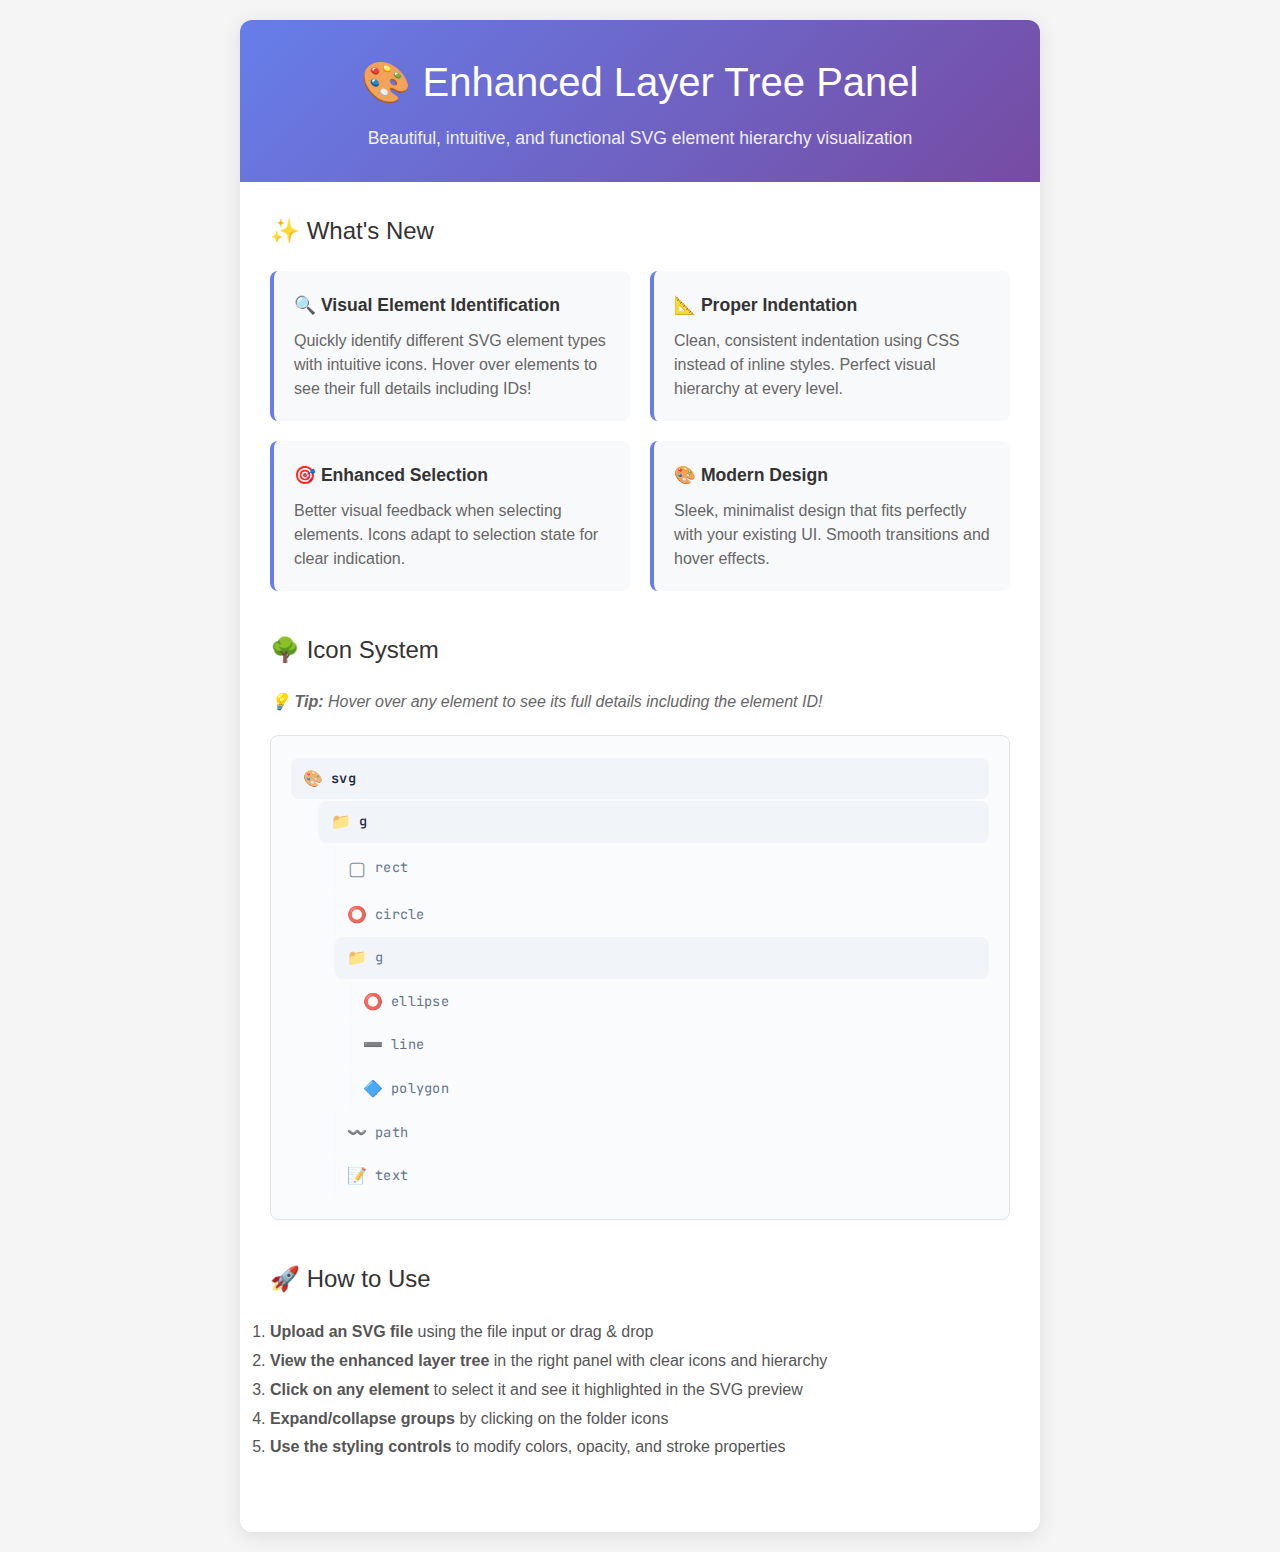
<file: demo-enhanced-tree.html>
<!DOCTYPE html>
<html lang="en">
<head>
    <meta charset="UTF-8">
    <meta name="viewport" content="width=device-width, initial-scale=1.0">
    <title>Enhanced Layer Tree Panel Demo</title>
    <link rel="stylesheet" href="styles.css">
    <style>
        body {
            font-family: -apple-system, BlinkMacSystemFont, 'Segoe UI', Roboto, sans-serif;
            margin: 0;
            padding: 20px;
            background: #f5f5f5;
        }
        
        .demo-container {
            max-width: 800px;
            margin: 0 auto;
            background: white;
            border-radius: 12px;
            box-shadow: 0 4px 20px rgba(0,0,0,0.1);
            overflow: hidden;
        }
        
        .demo-header {
            background: linear-gradient(135deg, #667eea 0%, #764ba2 100%);
            color: white;
            padding: 30px;
            text-align: center;
        }
        
        .demo-header h1 {
            margin: 0 0 10px 0;
            font-size: 2.5rem;
            font-weight: 300;
        }
        
        .demo-header p {
            margin: 0;
            opacity: 0.9;
            font-size: 1.1rem;
        }
        
        .demo-content {
            padding: 30px;
        }
        
        .demo-section {
            margin-bottom: 40px;
        }
        
        .demo-section h2 {
            color: #333;
            margin-bottom: 20px;
            font-weight: 500;
        }
        
        .tree-demo {
            border: 1px solid #e1e5e9;
            border-radius: 8px;
            padding: 20px;
            background: #fafbfc;
        }
        
        .feature-list {
            display: grid;
            grid-template-columns: repeat(auto-fit, minmax(250px, 1fr));
            gap: 20px;
            margin-top: 20px;
        }
        
        .feature-item {
            background: #f8f9fa;
            padding: 20px;
            border-radius: 8px;
            border-left: 4px solid #667eea;
        }
        
        .feature-item h3 {
            margin: 0 0 10px 0;
            color: #333;
            font-size: 1.1rem;
        }
        
        .feature-item p {
            margin: 0;
            color: #666;
            line-height: 1.5;
        }
    </style>
</head>
<body>
    <div class="demo-container">
        <div class="demo-header">
            <h1>🎨 Enhanced Layer Tree Panel</h1>
            <p>Beautiful, intuitive, and functional SVG element hierarchy visualization</p>
        </div>
        
        <div class="demo-content">
            <div class="demo-section">
                <h2>✨ What's New</h2>
                <div class="feature-list">
                    <div class="feature-item">
                        <h3>🔍 Visual Element Identification</h3>
                        <p>Quickly identify different SVG element types with intuitive icons. Hover over elements to see their full details including IDs!</p>
                    </div>
                    <div class="feature-item">
                        <h3>📐 Proper Indentation</h3>
                        <p>Clean, consistent indentation using CSS instead of inline styles. Perfect visual hierarchy at every level.</p>
                    </div>
                    <div class="feature-item">
                        <h3>🎯 Enhanced Selection</h3>
                        <p>Better visual feedback when selecting elements. Icons adapt to selection state for clear indication.</p>
                    </div>
                    <div class="feature-item">
                        <h3>🎨 Modern Design</h3>
                        <p>Sleek, minimalist design that fits perfectly with your existing UI. Smooth transitions and hover effects.</p>
                    </div>
                </div>
            </div>
            
            <div class="demo-section">
                <h2>🌳 Icon System</h2>
                <p style="color: #666; margin-bottom: 20px; font-style: italic;">💡 <strong>Tip:</strong> Hover over any element to see its full details including the element ID!</p>
                <div class="tree-demo">
                    <div class="element-tree">
                        <details open>
                            <summary data-depth="0">
                                <span class="tree-item-label">
                                    <span class="tree-item-icon">🎨</span>
                                    <span class="tree-item-text">svg</span>
                                </span>
                            </summary>
                            <details open>
                                <summary data-depth="1">
                                    <span class="tree-item-label">
                                        <span class="tree-item-icon">📁</span>
                                        <span class="tree-item-text">g</span>
                                    </span>
                                </summary>
                                <div data-depth="2" class="rect-element">
                                    <span class="tree-item-label">
                                        <span class="tree-item-icon">▢</span>
                                        <span class="tree-item-text">rect</span>
                                    </span>
                                </div>
                                <div data-depth="2">
                                    <span class="tree-item-label">
                                        <span class="tree-item-icon">⭕</span>
                                        <span class="tree-item-text">circle</span>
                                    </span>
                                </div>
                                <details open>
                                    <summary data-depth="2">
                                        <span class="tree-item-label">
                                            <span class="tree-item-icon">📁</span>
                                            <span class="tree-item-text">g</span>
                                        </span>
                                    </summary>
                                    <div data-depth="3">
                                        <span class="tree-item-label">
                                            <span class="tree-item-icon">⭕</span>
                                            <span class="tree-item-text">ellipse</span>
                                        </span>
                                    </div>
                                    <div data-depth="3">
                                        <span class="tree-item-label">
                                            <span class="tree-item-icon">➖</span>
                                            <span class="tree-item-text">line</span>
                                        </span>
                                    </div>
                                    <div data-depth="3">
                                        <span class="tree-item-label">
                                            <span class="tree-item-icon">🔷</span>
                                            <span class="tree-item-text">polygon</span>
                                        </span>
                                    </div>
                                </details>
                                <div data-depth="2">
                                    <span class="tree-item-label">
                                        <span class="tree-item-icon">〰️</span>
                                        <span class="tree-item-text">path</span>
                                    </span>
                                </div>
                                <div data-depth="2">
                                    <span class="tree-item-label">
                                        <span class="tree-item-icon">📝</span>
                                        <span class="tree-item-text">text</span>
                                    </span>
                                </div>
                            </details>
                        </details>
                    </div>
                </div>
            </div>
            
            <div class="demo-section">
                <h2>🚀 How to Use</h2>
                <ol style="line-height: 1.8; color: #555;">
                    <li><strong>Upload an SVG file</strong> using the file input or drag & drop</li>
                    <li><strong>View the enhanced layer tree</strong> in the right panel with clear icons and hierarchy</li>
                    <li><strong>Click on any element</strong> to select it and see it highlighted in the SVG preview</li>
                    <li><strong>Expand/collapse groups</strong> by clicking on the folder icons</li>
                    <li><strong>Use the styling controls</strong> to modify colors, opacity, and stroke properties</li>
                </ol>
            </div>
        </div>
    </div>
</body>
</html>
</file>
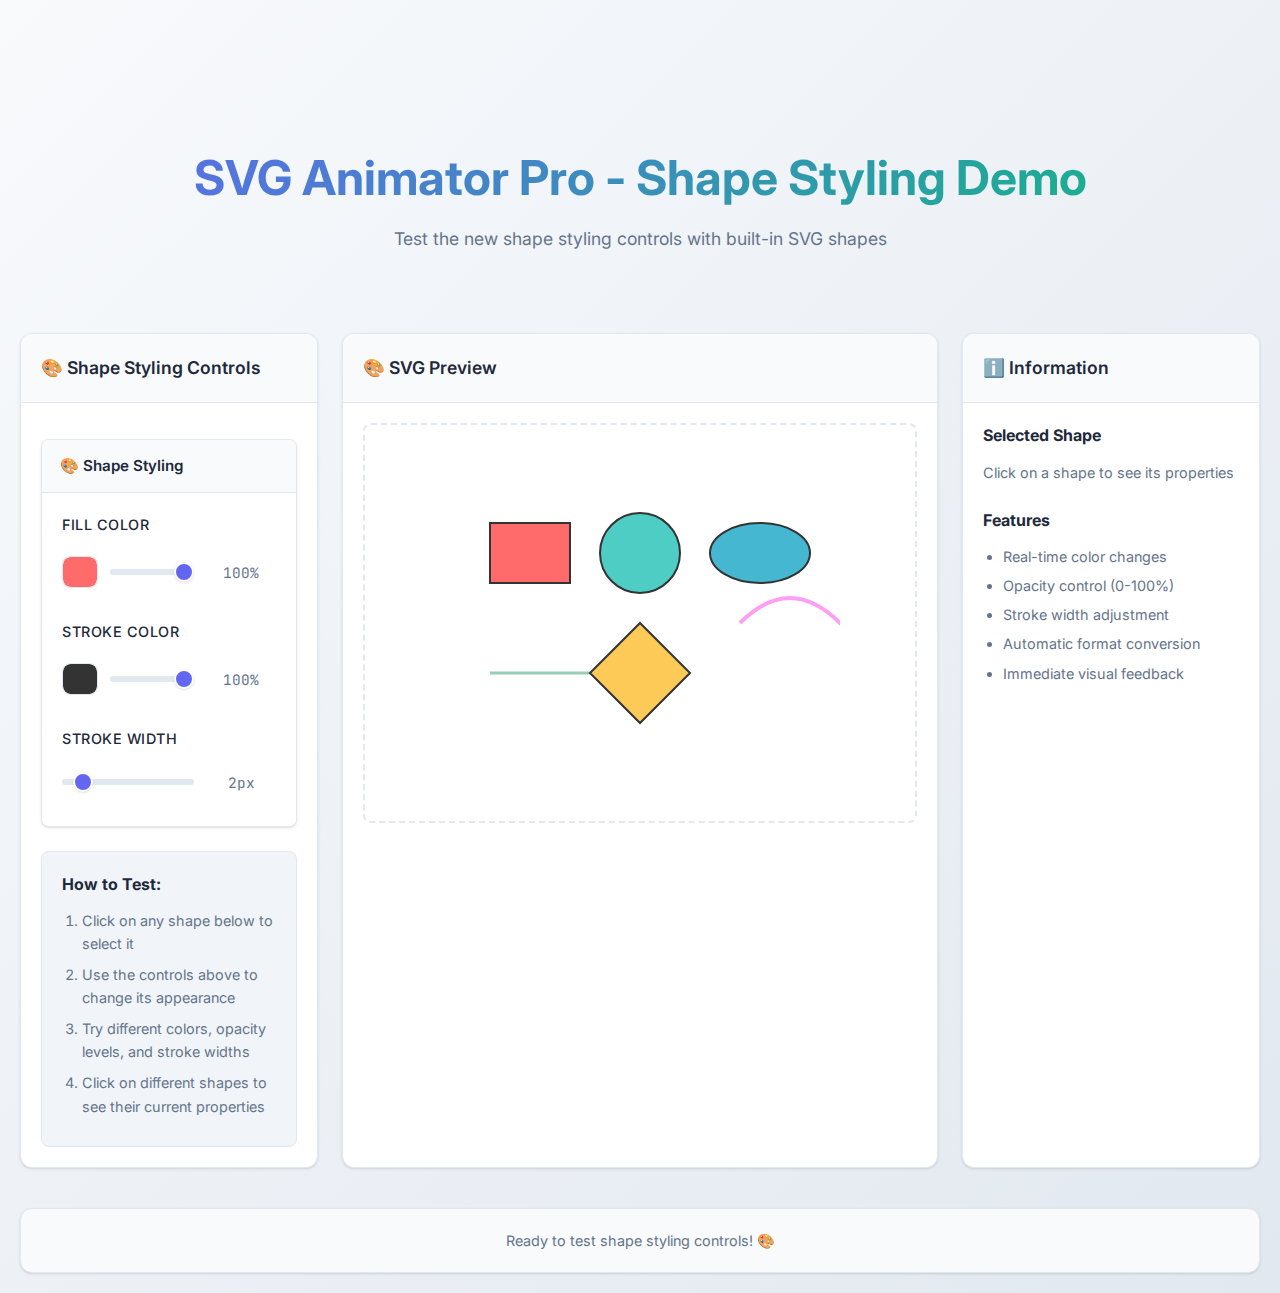
<file: demo.html>
<!DOCTYPE html>
<html lang="en">
<head>
    <meta charset="UTF-8">
    <meta name="viewport" content="width=device-width, initial-scale=1.0">
    <link rel="stylesheet" href="styles.css">
    <title>SVG Animator Pro - Shape Styling Demo</title>
</head>
<body>
    <div class="container">
        <div class="header">
            <h1>SVG Animator Pro - Shape Styling Demo</h1>
            <p>Test the new shape styling controls with built-in SVG shapes</p>
        </div>

        <div class="main-grid">
            <!-- Left Panel - Controls -->
            <div class="panel">
                <div class="panel-header">
                    <span>🎨 Shape Styling Controls</span>
                </div>
                <div class="panel-content">
                    <!-- Shape Styling Controls Panel -->
                    <div id="shape-styling-panel" class="styling-panel">
                        <div class="styling-panel-header">
                            <span>🎨 Shape Styling</span>
                        </div>
                        <div class="styling-controls">
                            <div class="control-group">
                                <label class="control-label">Fill Color</label>
                                <div class="color-controls">
                                    <input type="color" id="fill-color" class="color-picker" value="#ff6b6b" title="Select fill color">
                                    <input type="range" id="fill-opacity" min="0" max="100" value="100" class="opacity-slider" title="Fill opacity">
                                    <span id="fill-opacity-display" class="opacity-display">100%</span>
                                </div>
                            </div>
                            
                            <div class="control-group">
                                <label class="control-label">Stroke Color</label>
                                <div class="color-controls">
                                    <input type="color" id="stroke-color" class="color-picker" value="#333333" title="Select stroke color">
                                    <input type="range" id="stroke-opacity" min="0" max="100" value="100" class="opacity-slider" title="Stroke opacity">
                                    <span id="stroke-opacity-display" class="opacity-display">100%</span>
                                </div>
                            </div>
                            
                            <div class="control-group">
                                <label class="control-label">Stroke Width</label>
                                <div class="stroke-width-control">
                                    <input type="range" id="stroke-width" min="0" max="20" step="0.5" value="2" class="stroke-width-slider" title="Stroke width">
                                    <span id="stroke-width-display" class="stroke-width-display">2px</span>
                                </div>
                            </div>
                        </div>
                    </div>

                    <div class="demo-instructions">
                        <h3>How to Test:</h3>
                        <ol>
                            <li>Click on any shape below to select it</li>
                            <li>Use the controls above to change its appearance</li>
                            <li>Try different colors, opacity levels, and stroke widths</li>
                            <li>Click on different shapes to see their current properties</li>
                        </ol>
                    </div>
                </div>
            </div>

            <!-- Center Panel - SVG Viewer -->
            <div class="panel">
                <div class="panel-header">
                    <span>🎨 SVG Preview</span>
                </div>
                <div class="panel-content">
                    <div id="svg-viewer" class="svg-viewer">
                        <svg xmlns="http://www.w3.org/2000/svg" viewBox="0 0 400 300" width="400" height="300">
                            <!-- Rectangle -->
                            <rect id="rect1" x="50" y="50" width="80" height="60" fill="#ff6b6b" stroke="#333" stroke-width="2" style="cursor: pointer;"/>
                            
                            <!-- Circle -->
                            <circle id="circle1" cx="200" cy="80" r="40" fill="#4ecdc4" stroke="#333" stroke-width="2" style="cursor: pointer;"/>
                            
                            <!-- Ellipse -->
                            <ellipse id="ellipse1" cx="320" cy="80" rx="50" ry="30" fill="#45b7d1" stroke="#333" stroke-width="2" style="cursor: pointer;"/>
                            
                            <!-- Line -->
                            <line id="line1" x1="50" y1="200" x2="150" y2="200" stroke="#96ceb4" stroke-width="3" style="cursor: pointer;"/>
                            
                            <!-- Polygon -->
                            <polygon id="polygon1" points="200,150 250,200 200,250 150,200" fill="#feca57" stroke="#333" stroke-width="2" style="cursor: pointer;"/>
                            
                            <!-- Path -->
                            <path id="path1" d="M300 150 Q350 100 400 150 T500 150" fill="none" stroke="#ff9ff3" stroke-width="4" style="cursor: pointer;"/>
                        </svg>
                    </div>
                </div>
            </div>

            <!-- Right Panel - Info -->
            <div class="panel">
                <div class="panel-header">
                    <span>ℹ️ Information</span>
                </div>
                <div class="panel-content">
                    <div class="info-section">
                        <h3>Selected Shape</h3>
                        <div id="shape-info">
                            <p>Click on a shape to see its properties</p>
                        </div>
                    </div>
                    
                    <div class="info-section">
                        <h3>Features</h3>
                        <ul>
                            <li>Real-time color changes</li>
                            <li>Opacity control (0-100%)</li>
                            <li>Stroke width adjustment</li>
                            <li>Automatic format conversion</li>
                            <li>Immediate visual feedback</li>
                        </ul>
                    </div>
                </div>
            </div>
        </div>

        <div class="status-bar">
            <p class="status-text">Ready to test shape styling controls! 🎨</p>
        </div>
    </div>

    <script src="js/shape-styling.js"></script>
    <script>
        // Demo-specific functionality
        let selectedElement = null;
        
        // Initialize the demo
        document.addEventListener('DOMContentLoaded', function() {
            initializeShapeStyling();
            
            // Add click handlers to SVG elements
            const svgElements = document.querySelectorAll('svg [id]');
            svgElements.forEach(element => {
                element.addEventListener('click', function(e) {
                    e.stopPropagation();
                    selectShape(this);
                });
            });
            
            // Add click handler to SVG viewer to clear selection
            document.getElementById('svg-viewer').addEventListener('click', function(e) {
                if (e.target === this || e.target.tagName === 'svg') {
                    clearSelection();
                }
            });
        });
        
        function selectShape(element) {
            // Clear previous selection
            if (selectedElement) {
                selectedElement.style.outline = '';
            }
            
            // Select new element
            selectedElement = element;
            element.style.outline = '2px solid #6366f1';
            
            // Update styling controls
            updateStylingControlsFromElement(element);
            
            // Update shape info
            updateShapeInfo(element);
            
            // Update status
            document.querySelector('.status-text').textContent = `Selected: ${element.tagName} (${element.id}) 🎯`;
        }
        
        function clearSelection() {
            if (selectedElement) {
                selectedElement.style.outline = '';
                selectedElement = null;
            }
            
            // Update shape info
            document.getElementById('shape-info').innerHTML = '<p>Click on a shape to see its properties</p>';
            
            // Update status
            document.querySelector('.status-text').textContent = 'Ready to test shape styling controls! 🎨';
        }
        
        function updateShapeInfo(element) {
            const actualShape = getActualShapeElement(element);
            const fill = actualShape.style.fill || actualShape.getAttribute('fill') || 'none';
            const stroke = actualShape.style.stroke || actualShape.getAttribute('stroke') || 'none';
            const strokeWidth = actualShape.style.strokeWidth || actualShape.getAttribute('stroke-width') || 'none';
            
            document.getElementById('shape-info').innerHTML = `
                <p><strong>Type:</strong> ${actualShape.tagName}</p>
                <p><strong>ID:</strong> ${actualShape.id}</p>
                <p><strong>Fill:</strong> ${fill}</p>
                <p><strong>Stroke:</strong> ${stroke}</p>
                <p><strong>Stroke Width:</strong> ${strokeWidth}</p>
            `;
        }
    </script>
</body>
</html>
</file>
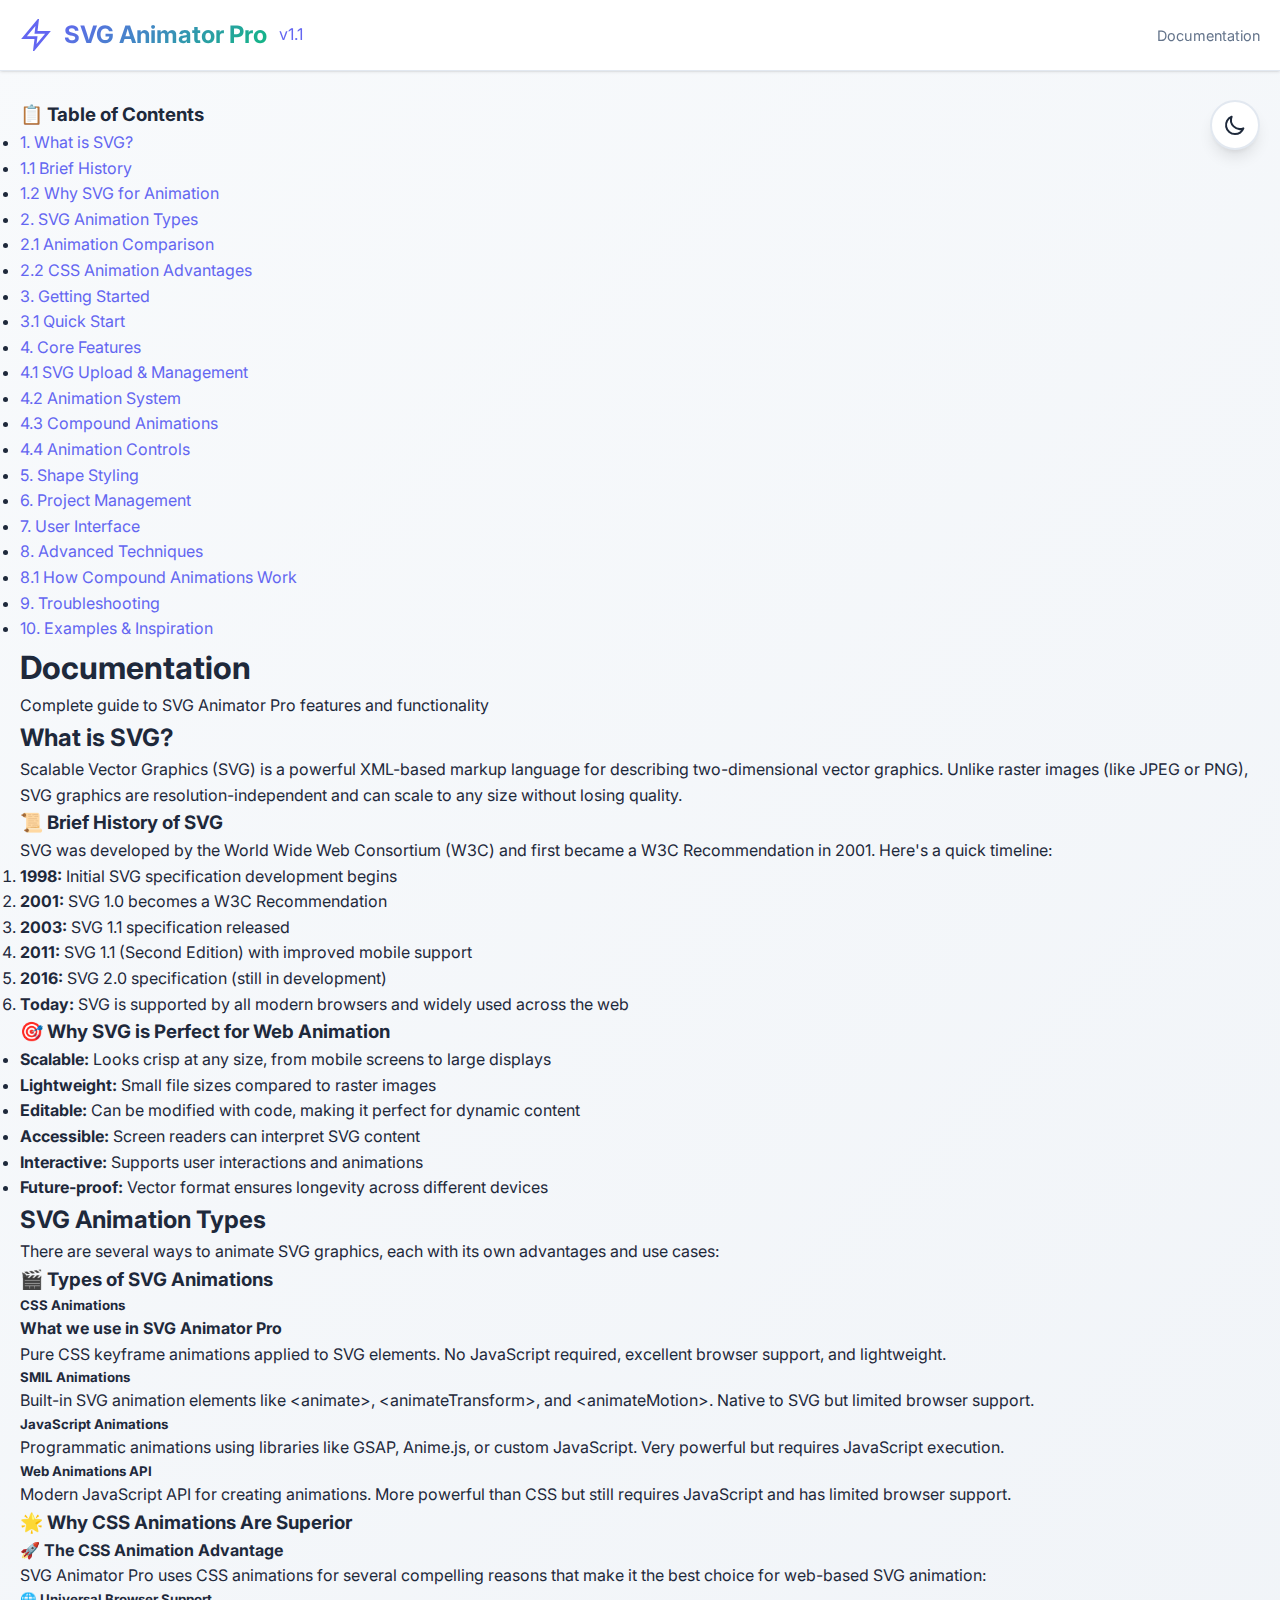
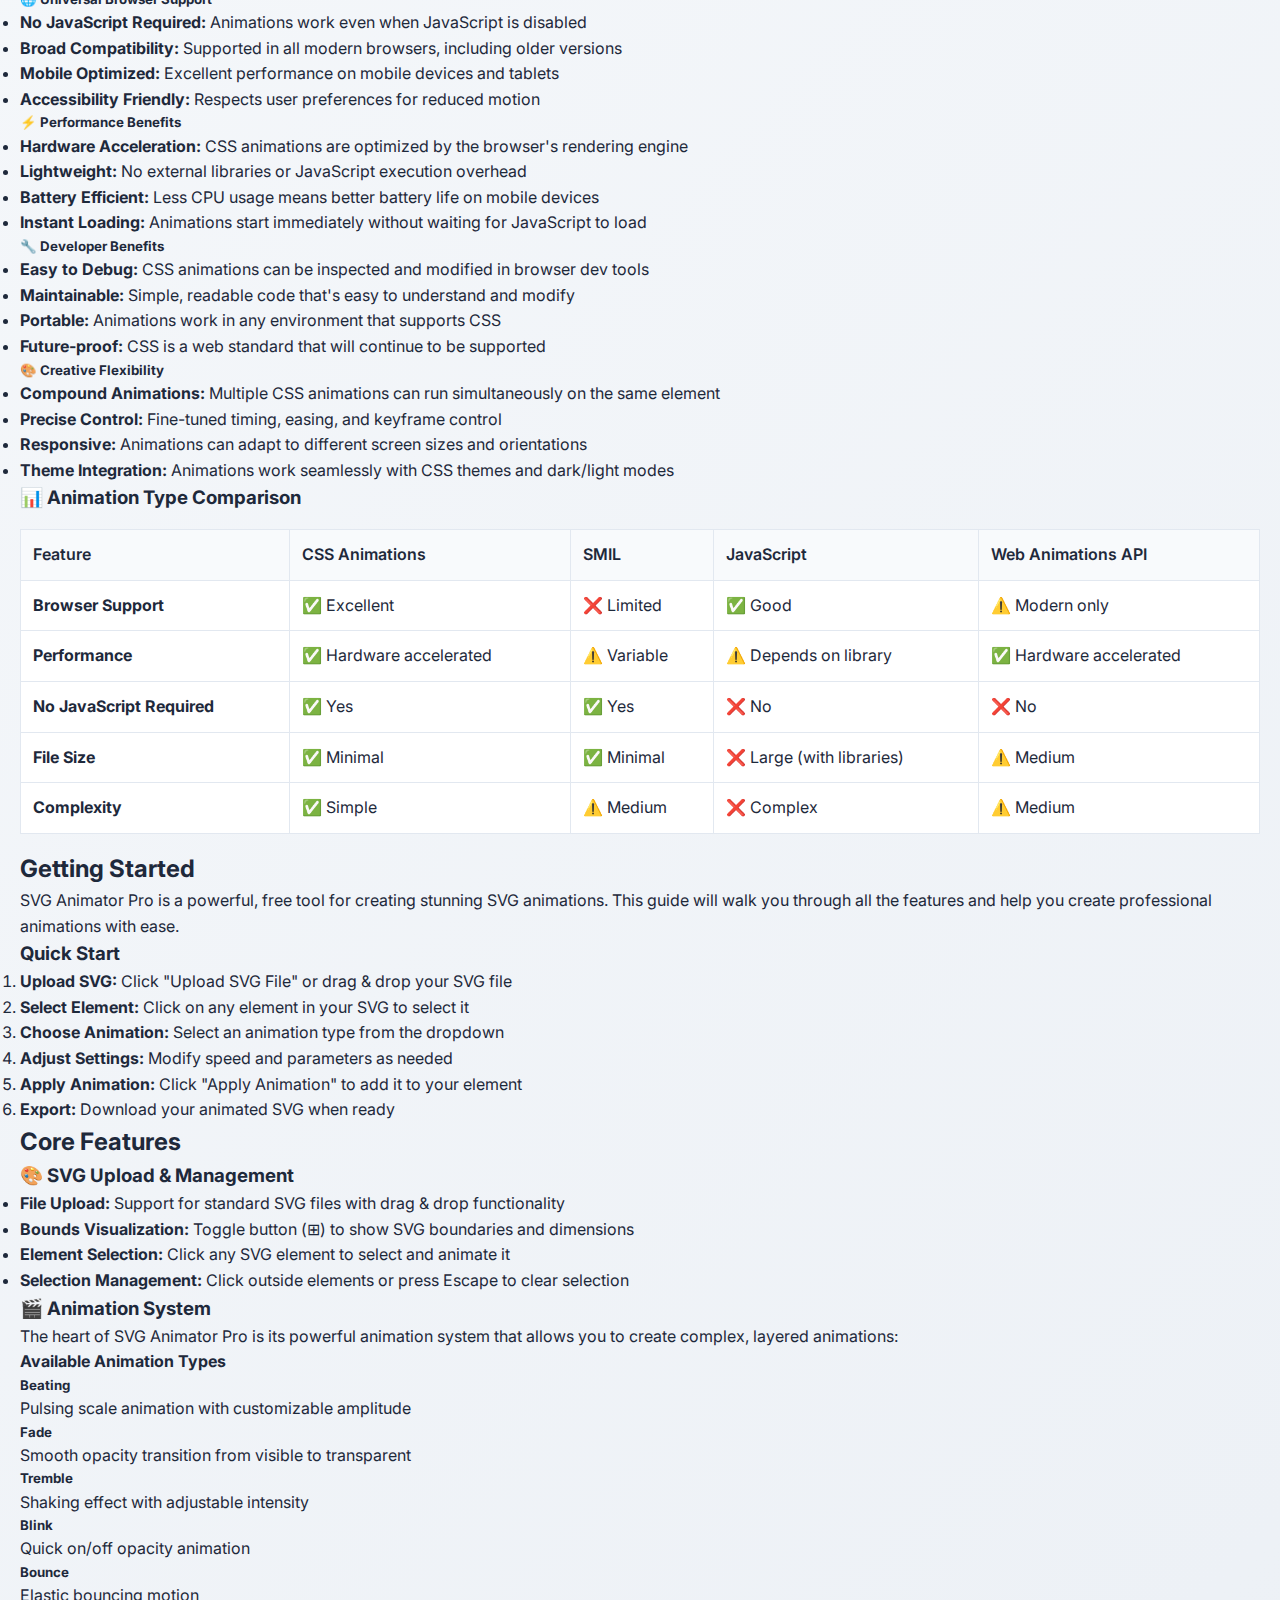
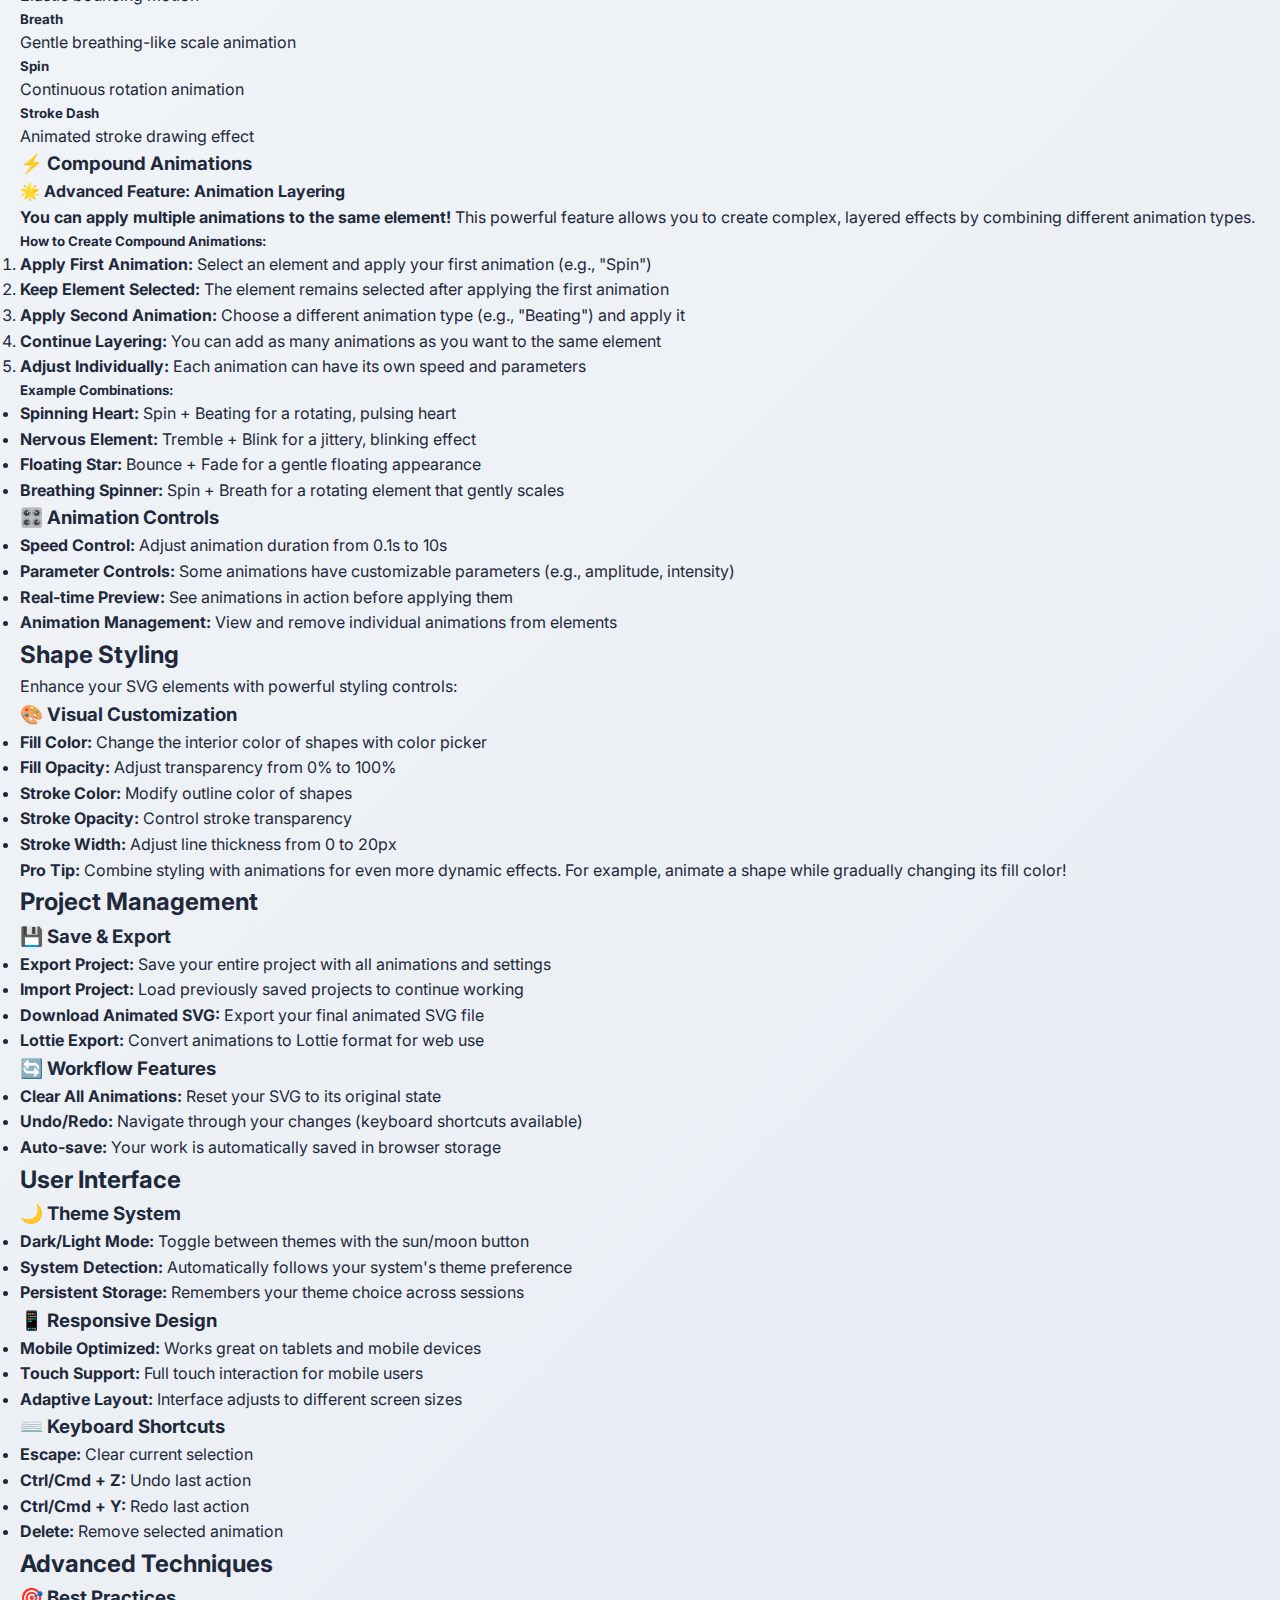
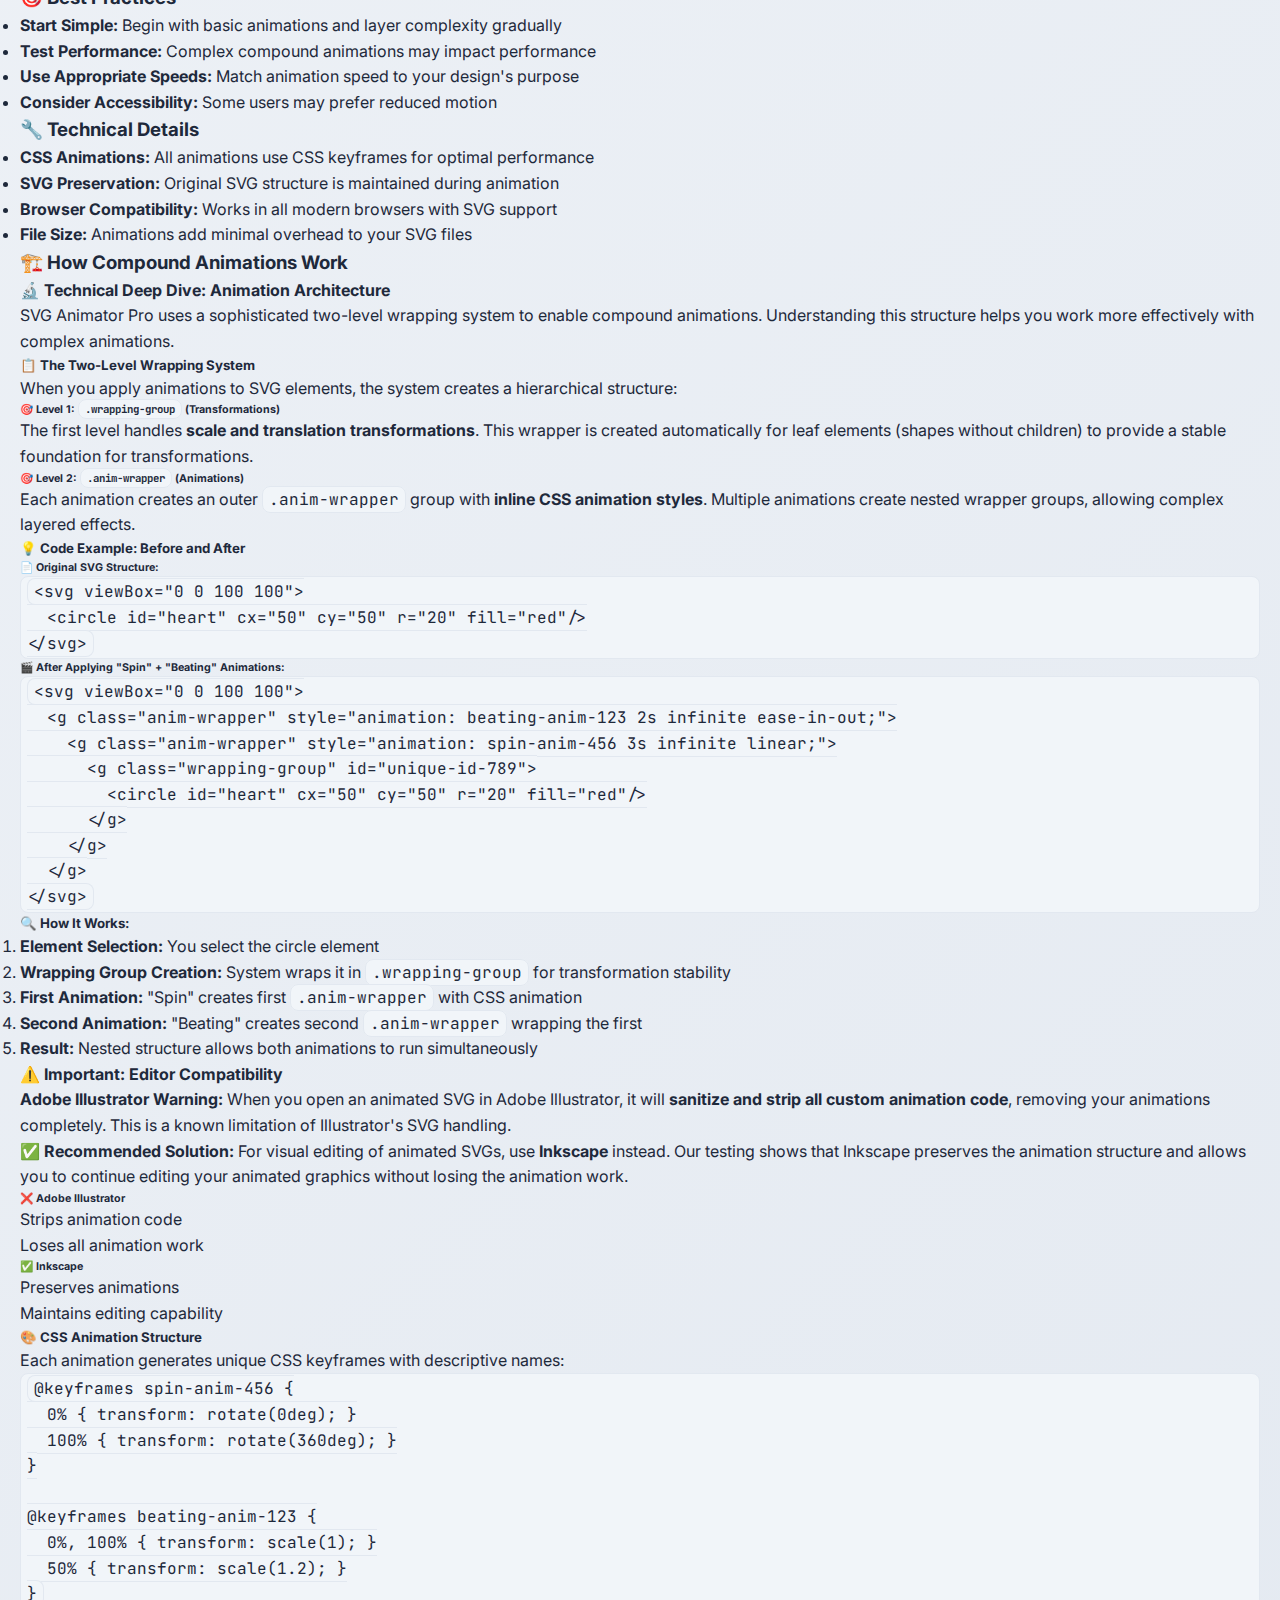
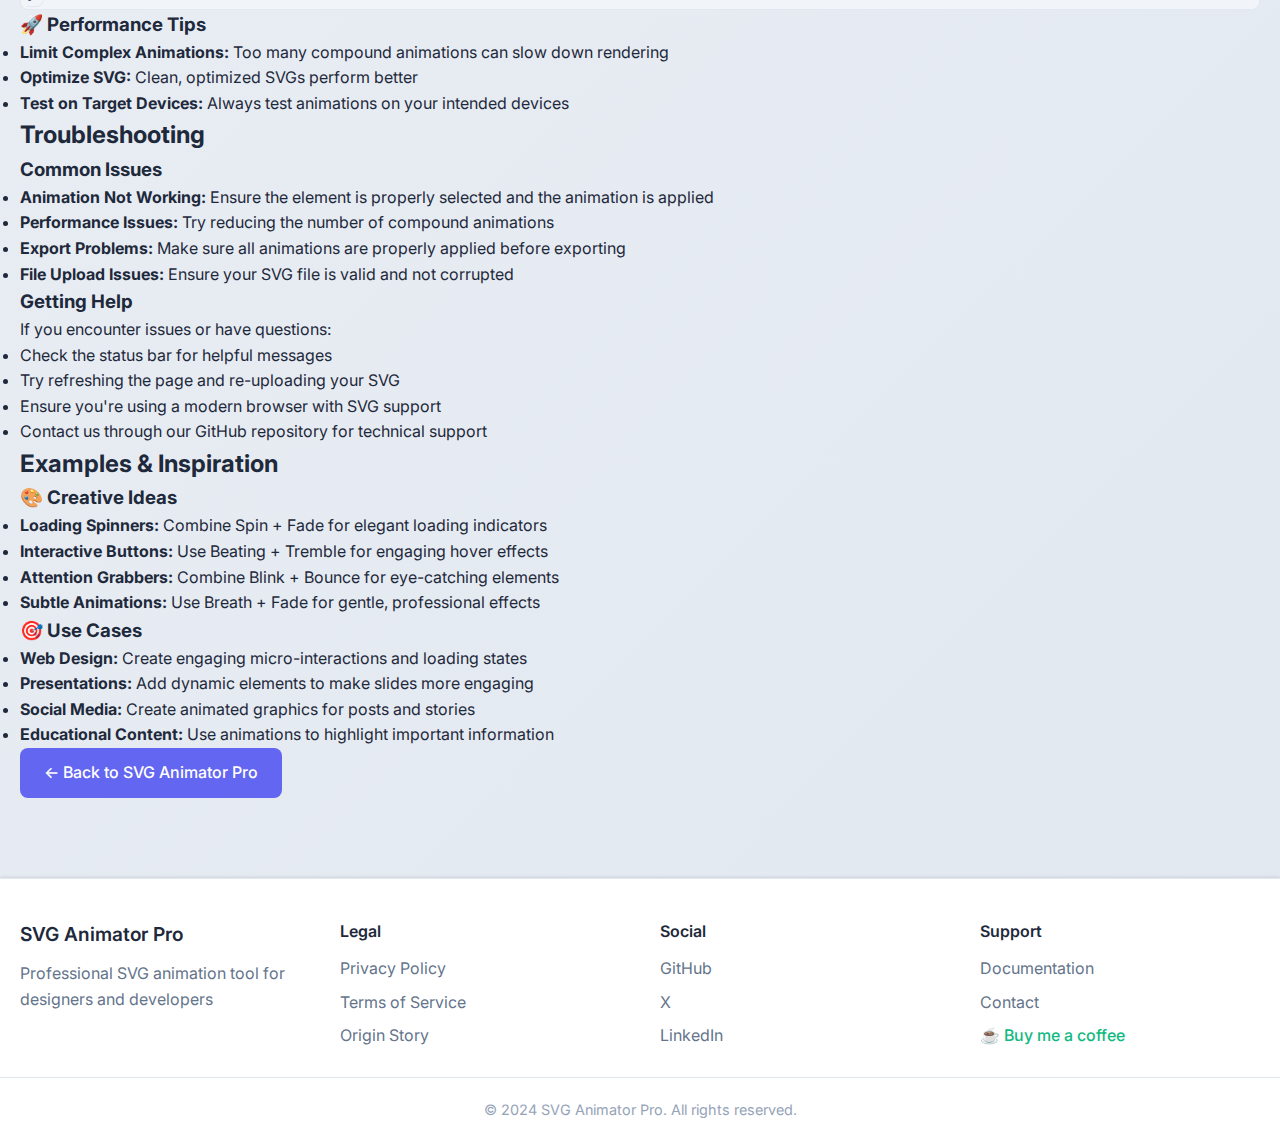
<file: documentation.html>
<!DOCTYPE html>
<html lang="en">
<head>
    <meta charset="UTF-8">
    <meta name="viewport" content="width=device-width, initial-scale=1.0">
    <link rel="stylesheet" href="styles.css">
    <script src="js/theme-manager.js"></script>
    <title>Documentation - SVG Animator Pro</title>

    <!-- Google tag (gtag.js) -->
    <script async src="https://www.googletagmanager.com/gtag/js?id=G-RKGNB281MM"></script>
    <script>
        window.dataLayer = window.dataLayer || [];
        function gtag(){dataLayer.push(arguments);}
        gtag('js', new Date());

        gtag('config', 'G-RKGNB281MM');
    </script>

</head>
<body>
    <!-- Fixed Header -->
    <header class="app-header">
        <div class="header-content">
            <a href="index.html" class="header-logo">
                <svg class="logo-icon" width="32" height="32" viewBox="0 0 24 24" fill="none" stroke="currentColor" stroke-width="2">
                    <path d="M13 2L3 14h9l-1 8 10-12h-9l1-8z"/>
                </svg>
                <h1 class="header-title">SVG Animator Pro</h1>
                <div class="version-badge">v1.1</div>
            </a>
            <div class="header-subtitle">Documentation</div>
        </div>
    </header>

    <!-- Theme Toggle Button -->
    <button class="theme-toggle" id="theme-toggle" title="Toggle dark/light mode">
        <svg class="sun-icon" fill="none" stroke="currentColor" viewBox="0 0 24 24">
            <path stroke-linecap="round" stroke-linejoin="round" stroke-width="2" d="M12 3v1m0 16v1m9-9h-1M4 12H3m15.364 6.364l-.707-.707M6.343 6.343l-.707-.707m12.728 0l-.707.707M6.343 17.657l-.707.707M16 12a4 4 0 11-8 0 4 4 0 018 0z"></path>
        </svg>
        <svg class="moon-icon" fill="none" stroke="currentColor" viewBox="0 0 24 24" style="display: none;">
            <path stroke-linecap="round" stroke-linejoin="round" stroke-width="2" d="M20.354 15.354A9 9 0 018.646 3.646 9.003 9.003 0 0012 21a9.003 9.003 0 008.354-5.646z"></path>
        </svg>
    </button>

    <div class="container">
        <div class="legal-page">
            <!-- Table of Contents -->
            <div class="table-of-contents">
                <h3>📋 Table of Contents</h3>
                <ul class="toc-list">
                    <li><a href="#what-is-svg">1. What is SVG?</a></li>
                    <li class="toc-sub"><a href="#svg-history">1.1 Brief History</a></li>
                    <li class="toc-sub"><a href="#svg-advantages">1.2 Why SVG for Animation</a></li>
                    <li><a href="#animation-types">2. SVG Animation Types</a></li>
                    <li class="toc-sub"><a href="#animation-comparison">2.1 Animation Comparison</a></li>
                    <li class="toc-sub"><a href="#css-advantages">2.2 CSS Animation Advantages</a></li>
                    <li><a href="#getting-started">3. Getting Started</a></li>
                    <li class="toc-sub"><a href="#quick-start">3.1 Quick Start</a></li>
                    <li><a href="#core-features">4. Core Features</a></li>
                    <li class="toc-sub"><a href="#svg-upload">4.1 SVG Upload & Management</a></li>
                    <li class="toc-sub"><a href="#animation-system">4.2 Animation System</a></li>
                    <li class="toc-sub"><a href="#compound-animations">4.3 Compound Animations</a></li>
                    <li class="toc-sub"><a href="#animation-controls">4.4 Animation Controls</a></li>
                    <li><a href="#shape-styling">5. Shape Styling</a></li>
                    <li><a href="#project-management">6. Project Management</a></li>
                    <li><a href="#user-interface">7. User Interface</a></li>
                    <li><a href="#advanced-techniques">8. Advanced Techniques</a></li>
                    <li class="toc-sub"><a href="#compound-animation-architecture">8.1 How Compound Animations Work</a></li>
                    <li><a href="#troubleshooting">9. Troubleshooting</a></li>
                    <li><a href="#examples">10. Examples & Inspiration</a></li>
                </ul>
            </div>

            <!-- Documentation Content -->
            <div class="documentation-content">
                <h1>Documentation</h1>
                <p class="last-updated">Complete guide to SVG Animator Pro features and functionality</p>

            <section id="what-is-svg" class="section-anchor">
                <h2>What is SVG?</h2>
                <p>Scalable Vector Graphics (SVG) is a powerful XML-based markup language for describing two-dimensional vector graphics. Unlike raster images (like JPEG or PNG), SVG graphics are resolution-independent and can scale to any size without losing quality.</p>
                
                <h3 id="svg-history">📜 Brief History of SVG</h3>
                <p>SVG was developed by the World Wide Web Consortium (W3C) and first became a W3C Recommendation in 2001. Here's a quick timeline:</p>
                <ol>
                    <li><strong>1998:</strong> Initial SVG specification development begins</li>
                    <li><strong>2001:</strong> SVG 1.0 becomes a W3C Recommendation</li>
                    <li><strong>2003:</strong> SVG 1.1 specification released</li>
                    <li><strong>2011:</strong> SVG 1.1 (Second Edition) with improved mobile support</li>
                    <li><strong>2016:</strong> SVG 2.0 specification (still in development)</li>
                    <li><strong>Today:</strong> SVG is supported by all modern browsers and widely used across the web</li>
                </ol>

                <h3 id="svg-advantages">🎯 Why SVG is Perfect for Web Animation</h3>
                <ul>
                    <li><strong>Scalable:</strong> Looks crisp at any size, from mobile screens to large displays</li>
                    <li><strong>Lightweight:</strong> Small file sizes compared to raster images</li>
                    <li><strong>Editable:</strong> Can be modified with code, making it perfect for dynamic content</li>
                    <li><strong>Accessible:</strong> Screen readers can interpret SVG content</li>
                    <li><strong>Interactive:</strong> Supports user interactions and animations</li>
                    <li><strong>Future-proof:</strong> Vector format ensures longevity across different devices</li>
                </ul>
            </section>

            <section id="animation-types" class="section-anchor">
                <h2>SVG Animation Types</h2>
                <p>There are several ways to animate SVG graphics, each with its own advantages and use cases:</p>
                
                <h3 id="animation-comparison">🎬 Types of SVG Animations</h3>
                
                <div class="feature-grid">
                    <div class="feature-card">
                        <h5>CSS Animations</h5>
                        <p><strong>What we use in SVG Animator Pro</strong><br>
                        Pure CSS keyframe animations applied to SVG elements. No JavaScript required, excellent browser support, and lightweight.</p>
                    </div>
                    <div class="feature-card">
                        <h5>SMIL Animations</h5>
                        <p>Built-in SVG animation elements like &lt;animate&gt;, &lt;animateTransform&gt;, and &lt;animateMotion&gt;. Native to SVG but limited browser support.</p>
                    </div>
                    <div class="feature-card">
                        <h5>JavaScript Animations</h5>
                        <p>Programmatic animations using libraries like GSAP, Anime.js, or custom JavaScript. Very powerful but requires JavaScript execution.</p>
                    </div>
                    <div class="feature-card">
                        <h5>Web Animations API</h5>
                        <p>Modern JavaScript API for creating animations. More powerful than CSS but still requires JavaScript and has limited browser support.</p>
                    </div>
                </div>

                <h3 id="css-advantages">🌟 Why CSS Animations Are Superior</h3>
                <div class="highlight-box">
                    <h4>🚀 The CSS Animation Advantage</h4>
                    <p>SVG Animator Pro uses CSS animations for several compelling reasons that make it the best choice for web-based SVG animation:</p>
                    
                    <h5>🌐 Universal Browser Support</h5>
                    <ul>
                        <li><strong>No JavaScript Required:</strong> Animations work even when JavaScript is disabled</li>
                        <li><strong>Broad Compatibility:</strong> Supported in all modern browsers, including older versions</li>
                        <li><strong>Mobile Optimized:</strong> Excellent performance on mobile devices and tablets</li>
                        <li><strong>Accessibility Friendly:</strong> Respects user preferences for reduced motion</li>
                    </ul>

                    <h5>⚡ Performance Benefits</h5>
                    <ul>
                        <li><strong>Hardware Acceleration:</strong> CSS animations are optimized by the browser's rendering engine</li>
                        <li><strong>Lightweight:</strong> No external libraries or JavaScript execution overhead</li>
                        <li><strong>Battery Efficient:</strong> Less CPU usage means better battery life on mobile devices</li>
                        <li><strong>Instant Loading:</strong> Animations start immediately without waiting for JavaScript to load</li>
                    </ul>

                    <h5>🔧 Developer Benefits</h5>
                    <ul>
                        <li><strong>Easy to Debug:</strong> CSS animations can be inspected and modified in browser dev tools</li>
                        <li><strong>Maintainable:</strong> Simple, readable code that's easy to understand and modify</li>
                        <li><strong>Portable:</strong> Animations work in any environment that supports CSS</li>
                        <li><strong>Future-proof:</strong> CSS is a web standard that will continue to be supported</li>
                    </ul>

                    <h5>🎨 Creative Flexibility</h5>
                    <ul>
                        <li><strong>Compound Animations:</strong> Multiple CSS animations can run simultaneously on the same element</li>
                        <li><strong>Precise Control:</strong> Fine-tuned timing, easing, and keyframe control</li>
                        <li><strong>Responsive:</strong> Animations can adapt to different screen sizes and orientations</li>
                        <li><strong>Theme Integration:</strong> Animations work seamlessly with CSS themes and dark/light modes</li>
                    </ul>
                </div>

                <h3>📊 Animation Type Comparison</h3>
                <table class="comparison-table">
                    <thead>
                        <tr>
                            <th>Feature</th>
                            <th>CSS Animations</th>
                            <th>SMIL</th>
                            <th>JavaScript</th>
                            <th>Web Animations API</th>
                        </tr>
                    </thead>
                    <tbody>
                        <tr>
                            <td><strong>Browser Support</strong></td>
                            <td>✅ Excellent</td>
                            <td>❌ Limited</td>
                            <td>✅ Good</td>
                            <td>⚠️ Modern only</td>
                        </tr>
                        <tr>
                            <td><strong>Performance</strong></td>
                            <td>✅ Hardware accelerated</td>
                            <td>⚠️ Variable</td>
                            <td>⚠️ Depends on library</td>
                            <td>✅ Hardware accelerated</td>
                        </tr>
                        <tr>
                            <td><strong>No JavaScript Required</strong></td>
                            <td>✅ Yes</td>
                            <td>✅ Yes</td>
                            <td>❌ No</td>
                            <td>❌ No</td>
                        </tr>
                        <tr>
                            <td><strong>File Size</strong></td>
                            <td>✅ Minimal</td>
                            <td>✅ Minimal</td>
                            <td>❌ Large (with libraries)</td>
                            <td>⚠️ Medium</td>
                        </tr>
                        <tr>
                            <td><strong>Complexity</strong></td>
                            <td>✅ Simple</td>
                            <td>⚠️ Medium</td>
                            <td>❌ Complex</td>
                            <td>⚠️ Medium</td>
                        </tr>
                    </tbody>
                </table>
            </section>

            <section id="getting-started" class="section-anchor">
                <h2>Getting Started</h2>
                <p>SVG Animator Pro is a powerful, free tool for creating stunning SVG animations. This guide will walk you through all the features and help you create professional animations with ease.</p>
                
                <h3 id="quick-start">Quick Start</h3>
                <ol>
                    <li><strong>Upload SVG:</strong> Click "Upload SVG File" or drag & drop your SVG file</li>
                    <li><strong>Select Element:</strong> Click on any element in your SVG to select it</li>
                    <li><strong>Choose Animation:</strong> Select an animation type from the dropdown</li>
                    <li><strong>Adjust Settings:</strong> Modify speed and parameters as needed</li>
                    <li><strong>Apply Animation:</strong> Click "Apply Animation" to add it to your element</li>
                    <li><strong>Export:</strong> Download your animated SVG when ready</li>
                </ol>
            </section>

            <section id="core-features" class="section-anchor">
                <h2>Core Features</h2>
                
                <h3 id="svg-upload">🎨 SVG Upload & Management</h3>
                <ul>
                    <li><strong>File Upload:</strong> Support for standard SVG files with drag & drop functionality</li>
                    <li><strong>Bounds Visualization:</strong> Toggle button (⊞) to show SVG boundaries and dimensions</li>
                    <li><strong>Element Selection:</strong> Click any SVG element to select and animate it</li>
                    <li><strong>Selection Management:</strong> Click outside elements or press Escape to clear selection</li>
                </ul>

                <h3 id="animation-system">🎬 Animation System</h3>
                <p>The heart of SVG Animator Pro is its powerful animation system that allows you to create complex, layered animations:</p>
                
                <h4>Available Animation Types</h4>
                <div class="feature-grid">
                    <div class="feature-card">
                        <h5>Beating</h5>
                        <p>Pulsing scale animation with customizable amplitude</p>
                    </div>
                    <div class="feature-card">
                        <h5>Fade</h5>
                        <p>Smooth opacity transition from visible to transparent</p>
                    </div>
                    <div class="feature-card">
                        <h5>Tremble</h5>
                        <p>Shaking effect with adjustable intensity</p>
                    </div>
                    <div class="feature-card">
                        <h5>Blink</h5>
                        <p>Quick on/off opacity animation</p>
                    </div>
                    <div class="feature-card">
                        <h5>Bounce</h5>
                        <p>Elastic bouncing motion</p>
                    </div>
                    <div class="feature-card">
                        <h5>Breath</h5>
                        <p>Gentle breathing-like scale animation</p>
                    </div>
                    <div class="feature-card">
                        <h5>Spin</h5>
                        <p>Continuous rotation animation</p>
                    </div>
                    <div class="feature-card">
                        <h5>Stroke Dash</h5>
                        <p>Animated stroke drawing effect</p>
                    </div>
                </div>

                <h3 id="compound-animations">⚡ Compound Animations</h3>
                <div class="highlight-box">
                    <h4>🌟 Advanced Feature: Animation Layering</h4>
                    <p><strong>You can apply multiple animations to the same element!</strong> This powerful feature allows you to create complex, layered effects by combining different animation types.</p>
                    
                    <h5>How to Create Compound Animations:</h5>
                    <ol>
                        <li><strong>Apply First Animation:</strong> Select an element and apply your first animation (e.g., "Spin")</li>
                        <li><strong>Keep Element Selected:</strong> The element remains selected after applying the first animation</li>
                        <li><strong>Apply Second Animation:</strong> Choose a different animation type (e.g., "Beating") and apply it</li>
                        <li><strong>Continue Layering:</strong> You can add as many animations as you want to the same element</li>
                        <li><strong>Adjust Individually:</strong> Each animation can have its own speed and parameters</li>
                    </ol>
                    
                    <h5>Example Combinations:</h5>
                    <ul>
                        <li><strong>Spinning Heart:</strong> Spin + Beating for a rotating, pulsing heart</li>
                        <li><strong>Nervous Element:</strong> Tremble + Blink for a jittery, blinking effect</li>
                        <li><strong>Floating Star:</strong> Bounce + Fade for a gentle floating appearance</li>
                        <li><strong>Breathing Spinner:</strong> Spin + Breath for a rotating element that gently scales</li>
                    </ul>
                </div>

                <h3 id="animation-controls">🎛️ Animation Controls</h3>
                <ul>
                    <li><strong>Speed Control:</strong> Adjust animation duration from 0.1s to 10s</li>
                    <li><strong>Parameter Controls:</strong> Some animations have customizable parameters (e.g., amplitude, intensity)</li>
                    <li><strong>Real-time Preview:</strong> See animations in action before applying them</li>
                    <li><strong>Animation Management:</strong> View and remove individual animations from elements</li>
                </ul>
            </section>

            <section id="shape-styling" class="section-anchor">
                <h2>Shape Styling</h2>
                <p>Enhance your SVG elements with powerful styling controls:</p>
                
                <h3>🎨 Visual Customization</h3>
                <ul>
                    <li><strong>Fill Color:</strong> Change the interior color of shapes with color picker</li>
                    <li><strong>Fill Opacity:</strong> Adjust transparency from 0% to 100%</li>
                    <li><strong>Stroke Color:</strong> Modify outline color of shapes</li>
                    <li><strong>Stroke Opacity:</strong> Control stroke transparency</li>
                    <li><strong>Stroke Width:</strong> Adjust line thickness from 0 to 20px</li>
                </ul>
                
                <p><strong>Pro Tip:</strong> Combine styling with animations for even more dynamic effects. For example, animate a shape while gradually changing its fill color!</p>
            </section>

            <section id="project-management" class="section-anchor">
                <h2>Project Management</h2>
                
                <h3>💾 Save & Export</h3>
                <ul>
                    <li><strong>Export Project:</strong> Save your entire project with all animations and settings</li>
                    <li><strong>Import Project:</strong> Load previously saved projects to continue working</li>
                    <li><strong>Download Animated SVG:</strong> Export your final animated SVG file</li>
                    <li><strong>Lottie Export:</strong> Convert animations to Lottie format for web use</li>
                </ul>

                <h3>🔄 Workflow Features</h3>
                <ul>
                    <li><strong>Clear All Animations:</strong> Reset your SVG to its original state</li>
                    <li><strong>Undo/Redo:</strong> Navigate through your changes (keyboard shortcuts available)</li>
                    <li><strong>Auto-save:</strong> Your work is automatically saved in browser storage</li>
                </ul>
            </section>

            <section id="user-interface" class="section-anchor">
                <h2>User Interface</h2>
                
                <h3>🌙 Theme System</h3>
                <ul>
                    <li><strong>Dark/Light Mode:</strong> Toggle between themes with the sun/moon button</li>
                    <li><strong>System Detection:</strong> Automatically follows your system's theme preference</li>
                    <li><strong>Persistent Storage:</strong> Remembers your theme choice across sessions</li>
                </ul>

                <h3>📱 Responsive Design</h3>
                <ul>
                    <li><strong>Mobile Optimized:</strong> Works great on tablets and mobile devices</li>
                    <li><strong>Touch Support:</strong> Full touch interaction for mobile users</li>
                    <li><strong>Adaptive Layout:</strong> Interface adjusts to different screen sizes</li>
                </ul>

                <h3>⌨️ Keyboard Shortcuts</h3>
                <ul>
                    <li><strong>Escape:</strong> Clear current selection</li>
                    <li><strong>Ctrl/Cmd + Z:</strong> Undo last action</li>
                    <li><strong>Ctrl/Cmd + Y:</strong> Redo last action</li>
                    <li><strong>Delete:</strong> Remove selected animation</li>
                </ul>
            </section>

            <section id="advanced-techniques" class="section-anchor">
                <h2>Advanced Techniques</h2>
                
                <h3>🎯 Best Practices</h3>
                <ul>
                    <li><strong>Start Simple:</strong> Begin with basic animations and layer complexity gradually</li>
                    <li><strong>Test Performance:</strong> Complex compound animations may impact performance</li>
                    <li><strong>Use Appropriate Speeds:</strong> Match animation speed to your design's purpose</li>
                    <li><strong>Consider Accessibility:</strong> Some users may prefer reduced motion</li>
                </ul>

                <h3>🔧 Technical Details</h3>
                <ul>
                    <li><strong>CSS Animations:</strong> All animations use CSS keyframes for optimal performance</li>
                    <li><strong>SVG Preservation:</strong> Original SVG structure is maintained during animation</li>
                    <li><strong>Browser Compatibility:</strong> Works in all modern browsers with SVG support</li>
                    <li><strong>File Size:</strong> Animations add minimal overhead to your SVG files</li>
                </ul>

                <h3 id="compound-animation-architecture">🏗️ How Compound Animations Work</h3>
                <div class="highlight-box">
                    <h4>🔬 Technical Deep Dive: Animation Architecture</h4>
                    <p>SVG Animator Pro uses a sophisticated two-level wrapping system to enable compound animations. Understanding this structure helps you work more effectively with complex animations.</p>
                    
                    <h5>📋 The Two-Level Wrapping System</h5>
                    <p>When you apply animations to SVG elements, the system creates a hierarchical structure:</p>
                    
                    <div class="code-example">
                        <h6>🎯 Level 1: <code>.wrapping-group</code> (Transformations)</h6>
                        <p>The first level handles <strong>scale and translation transformations</strong>. This wrapper is created automatically for leaf elements (shapes without children) to provide a stable foundation for transformations.</p>
                        
                        <h6>🎯 Level 2: <code>.anim-wrapper</code> (Animations)</h6>
                        <p>Each animation creates an outer <code>.anim-wrapper</code> group with <strong>inline CSS animation styles</strong>. Multiple animations create nested wrapper groups, allowing complex layered effects.</p>
                    </div>

                    <h5>💡 Code Example: Before and After</h5>
                    <div class="code-example">
                        <h6>📄 Original SVG Structure:</h6>
                        <pre><code>&lt;svg viewBox="0 0 100 100"&gt;
  &lt;circle id="heart" cx="50" cy="50" r="20" fill="red"/&gt;
&lt;/svg&gt;</code></pre>
                        
                        <h6>🎬 After Applying "Spin" + "Beating" Animations:</h6>
                        <pre><code>&lt;svg viewBox="0 0 100 100"&gt;
  &lt;g class="anim-wrapper" style="animation: beating-anim-123 2s infinite ease-in-out;"&gt;
    &lt;g class="anim-wrapper" style="animation: spin-anim-456 3s infinite linear;"&gt;
      &lt;g class="wrapping-group" id="unique-id-789"&gt;
        &lt;circle id="heart" cx="50" cy="50" r="20" fill="red"/&gt;
      &lt;/g&gt;
    &lt;/g&gt;
  &lt;/g&gt;
&lt;/svg&gt;</code></pre>
                    </div>

                    <h5>🔍 How It Works:</h5>
                    <ol>
                        <li><strong>Element Selection:</strong> You select the circle element</li>
                        <li><strong>Wrapping Group Creation:</strong> System wraps it in <code>.wrapping-group</code> for transformation stability</li>
                        <li><strong>First Animation:</strong> "Spin" creates first <code>.anim-wrapper</code> with CSS animation</li>
                        <li><strong>Second Animation:</strong> "Beating" creates second <code>.anim-wrapper</code> wrapping the first</li>
                        <li><strong>Result:</strong> Nested structure allows both animations to run simultaneously</li>
                    </ol>

                    <div class="warning-box">
                        <h4>⚠️ Important: Editor Compatibility</h4>
                        <p><strong>Adobe Illustrator Warning:</strong> When you open an animated SVG in Adobe Illustrator, it will <strong>sanitize and strip all custom animation code</strong>, removing your animations completely. This is a known limitation of Illustrator's SVG handling.</p>
                        
                        <p><strong>✅ Recommended Solution:</strong> For visual editing of animated SVGs, use <strong>Inkscape</strong> instead. Our testing shows that Inkscape preserves the animation structure and allows you to continue editing your animated graphics without losing the animation work.</p>
                        
                        <div class="editor-comparison">
                            <div class="comparison-item">
                                <h6>❌ Adobe Illustrator</h6>
                                <p>Strips animation code<br/>Loses all animation work</p>
                            </div>
                            <div class="comparison-item">
                                <h6>✅ Inkscape</h6>
                                <p>Preserves animations<br/>Maintains editing capability</p>
                            </div>
                        </div>
                    </div>

                    <h5>🎨 CSS Animation Structure</h5>
                    <p>Each animation generates unique CSS keyframes with descriptive names:</p>
                    <pre><code>@keyframes spin-anim-456 {
  0% { transform: rotate(0deg); }
  100% { transform: rotate(360deg); }
}

@keyframes beating-anim-123 {
  0%, 100% { transform: scale(1); }
  50% { transform: scale(1.2); }
}</code></pre>
                </div>

                <h3>🚀 Performance Tips</h3>
                <ul>
                    <li><strong>Limit Complex Animations:</strong> Too many compound animations can slow down rendering</li>
                    <li><strong>Optimize SVG:</strong> Clean, optimized SVGs perform better</li>
                    <li><strong>Test on Target Devices:</strong> Always test animations on your intended devices</li>
                </ul>
            </section>

            <section id="troubleshooting" class="section-anchor">
                <h2>Troubleshooting</h2>
                
                <h3>Common Issues</h3>
                <ul>
                    <li><strong>Animation Not Working:</strong> Ensure the element is properly selected and the animation is applied</li>
                    <li><strong>Performance Issues:</strong> Try reducing the number of compound animations</li>
                    <li><strong>Export Problems:</strong> Make sure all animations are properly applied before exporting</li>
                    <li><strong>File Upload Issues:</strong> Ensure your SVG file is valid and not corrupted</li>
                </ul>

                <h3>Getting Help</h3>
                <p>If you encounter issues or have questions:</p>
                <ul>
                    <li>Check the status bar for helpful messages</li>
                    <li>Try refreshing the page and re-uploading your SVG</li>
                    <li>Ensure you're using a modern browser with SVG support</li>
                    <li>Contact us through our GitHub repository for technical support</li>
                </ul>
            </section>

            <section id="examples" class="section-anchor">
                <h2>Examples & Inspiration</h2>
                
                <h3>🎨 Creative Ideas</h3>
                <ul>
                    <li><strong>Loading Spinners:</strong> Combine Spin + Fade for elegant loading indicators</li>
                    <li><strong>Interactive Buttons:</strong> Use Beating + Tremble for engaging hover effects</li>
                    <li><strong>Attention Grabbers:</strong> Combine Blink + Bounce for eye-catching elements</li>
                    <li><strong>Subtle Animations:</strong> Use Breath + Fade for gentle, professional effects</li>
                </ul>

                <h3>🎯 Use Cases</h3>
                <ul>
                    <li><strong>Web Design:</strong> Create engaging micro-interactions and loading states</li>
                    <li><strong>Presentations:</strong> Add dynamic elements to make slides more engaging</li>
                    <li><strong>Social Media:</strong> Create animated graphics for posts and stories</li>
                    <li><strong>Educational Content:</strong> Use animations to highlight important information</li>
                </ul>
            </section>

            <div class="back-link">
                <a href="index.html" class="btn btn-primary">← Back to SVG Animator Pro</a>
            </div>
            </div> <!-- Close documentation-content -->
        </div> <!-- Close legal-page -->
    </div>

    <!-- Footer -->
    <footer class="app-footer">
        <div class="footer-content">
            <div class="footer-section">
                <h3>SVG Animator Pro</h3>
                <p>Professional SVG animation tool for designers and developers</p>
            </div>
            
            <div class="footer-section">
                <h4>Legal</h4>
                <ul>
                    <li><a href="privacy-policy.html" class="footer-link">Privacy Policy</a></li>
                    <li><a href="terms-of-service.html" class="footer-link">Terms of Service</a></li>
                    <li><a href="origin-story.html" class="footer-link">Origin Story</a></li>
                </ul>
            </div>
            
            <div class="footer-section">
                <h4>Social</h4>
                <ul>
                    <li><a href="https://github.com/grindghost/svg-animator" class="footer-link" target="_blank" rel="noopener noreferrer">GitHub</a></li>
                    <li><a href="#" class="footer-link" target="_blank" rel="noopener noreferrer">X</a></li>
                    <li><a href="#" class="footer-link" target="_blank" rel="noopener noreferrer">LinkedIn</a></li>
                </ul>
            </div>
            
            <div class="footer-section">
                <h4>Support</h4>
                <ul>
                    <li><a href="documentation.html" class="footer-link">Documentation</a></li>
                    <li><a href="mailto:contact@svg-animator.com" class="footer-link">Contact</a></li>
                    <li><a href="https://buymeacoffee.com/cwz3xh98n" target="_blank" rel="noopener noreferrer" class="footer-link buy-me-coffee">☕ Buy me a coffee</a></li>
                </ul>
            </div>
        </div>
        
        <div class="footer-bottom">
            <p>&copy; 2024 SVG Animator Pro. All rights reserved.</p>
        </div>
    </footer>

    <script>
        // Initialize theme manager
        if (typeof initializeThemeManager === 'function') {
            initializeThemeManager();
        }

        // Table of Contents functionality
        document.addEventListener('DOMContentLoaded', function() {
            const tocLinks = document.querySelectorAll('.toc-list a');
            const sections = document.querySelectorAll('.section-anchor, h3[id]');
            
            // Smooth scroll to section when TOC link is clicked
            tocLinks.forEach(link => {
                link.addEventListener('click', function(e) {
                    e.preventDefault();
                    const targetId = this.getAttribute('href').substring(1);
                    const targetElement = document.getElementById(targetId);
                    
                    if (targetElement) {
                        // Calculate position with extra offset to prevent triggering next section
                        const headerHeight = 100; // Account for fixed header
                        const extraOffset = 100; // Larger buffer to prevent next section trigger
                        const targetPosition = targetElement.offsetTop - headerHeight - extraOffset;
                        
                        window.scrollTo({
                            top: targetPosition,
                            behavior: 'smooth'
                        });
                        
                        // Update active state immediately
                        updateActiveTOCLink(this);
                        
                        // Temporarily disable intersection observer to prevent immediate override
                        observer.disconnect();
                        
                        // Re-enable after scroll animation completes
                        setTimeout(() => {
                            sections.forEach(section => {
                                observer.observe(section);
                            });
                        }, 1000); // Wait for smooth scroll to complete
                    }
                });
            });
            
            // Update active TOC link based on scroll position
            function updateActiveTOCLink(activeLink) {
                tocLinks.forEach(link => link.classList.remove('active'));
                activeLink.classList.add('active');
            }
            
            // Intersection Observer to highlight current section
            const observerOptions = {
                root: null,
                rootMargin: '-120px 0px -60% 0px',
                threshold: 0
            };
            
            const observer = new IntersectionObserver((entries) => {
                entries.forEach(entry => {
                    if (entry.isIntersecting) {
                        const id = entry.target.id;
                        const correspondingLink = document.querySelector(`.toc-list a[href="#${id}"]`);
                        if (correspondingLink) {
                            updateActiveTOCLink(correspondingLink);
                        }
                    }
                });
            }, observerOptions);
            
            // Observe all sections
            sections.forEach(section => {
                observer.observe(section);
            });
        });
    </script>
</body>
</html>
</file>
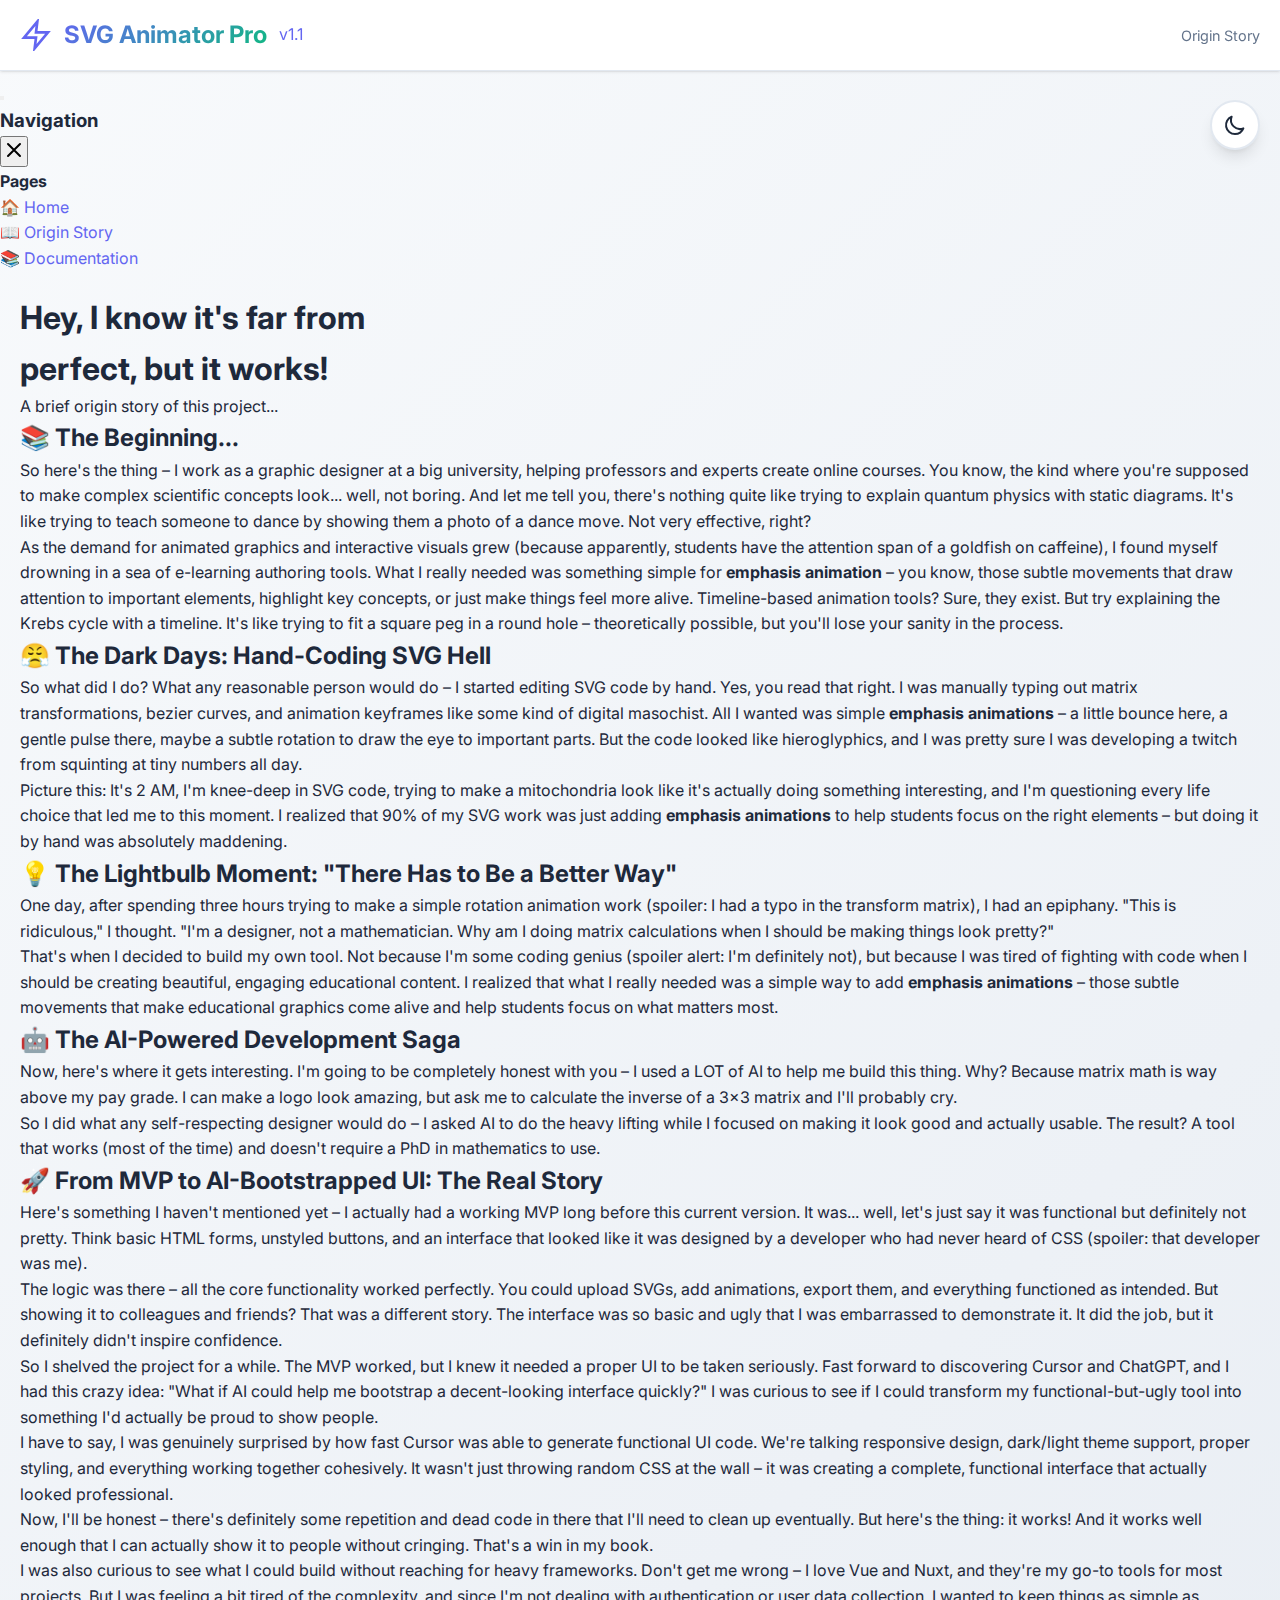
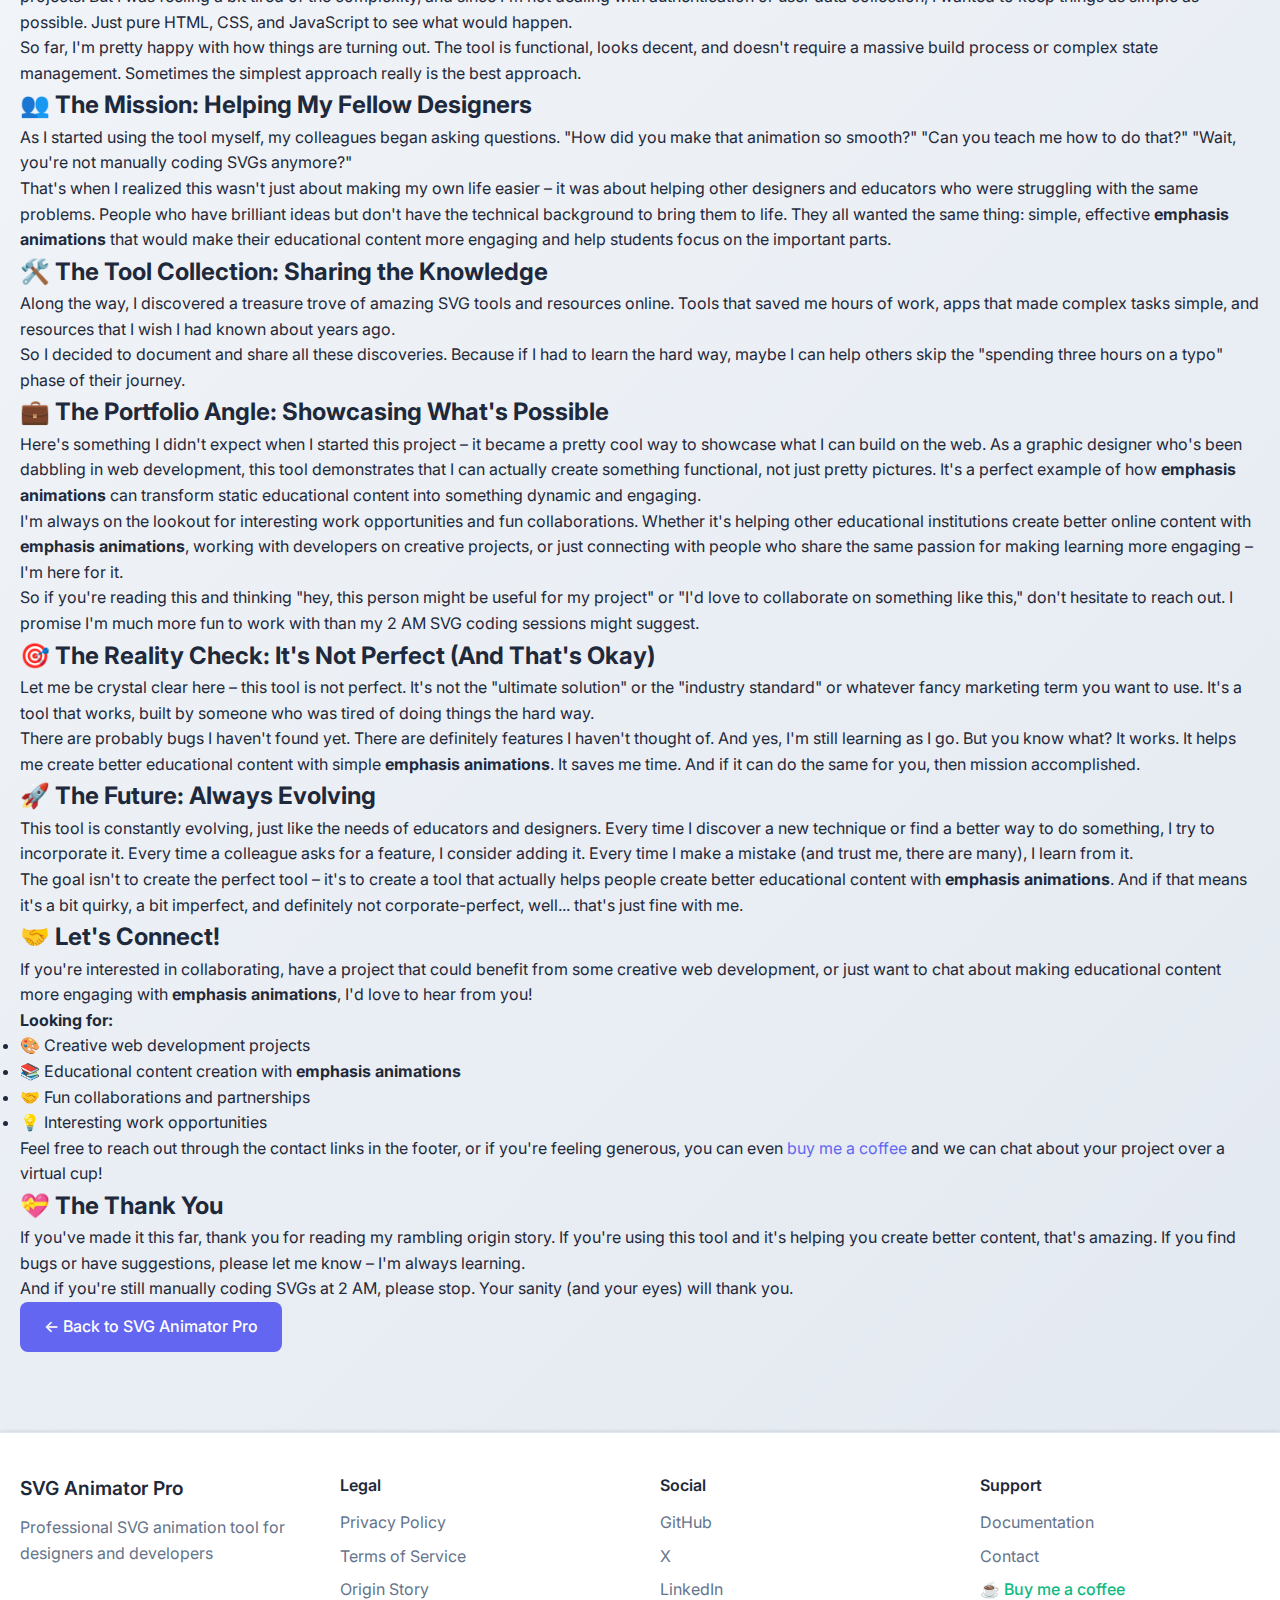
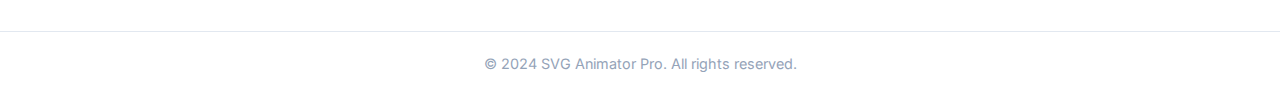
<file: origin-story.html>
<!DOCTYPE html>
<html lang="en">
<head>
    <meta charset="UTF-8">
    <meta name="viewport" content="width=device-width, initial-scale=1.0">
    <link rel="stylesheet" href="styles.css">
    <script src="js/theme-manager.js"></script>
    <title>Origin Story - SVG Animator Pro</title>

    <!-- Google tag (gtag.js) -->
    <script async src="https://www.googletagmanager.com/gtag/js?id=G-RKGNB281MM"></script>
    <script>
        window.dataLayer = window.dataLayer || [];
        function gtag(){dataLayer.push(arguments);}
        gtag('js', new Date());

        gtag('config', 'G-RKGNB281MM');
    </script>

</head>
<body>
    <!-- Fixed Header -->
    <header class="app-header">
        <div class="header-content">
            <a href="index.html" class="header-logo">
                <svg class="logo-icon" width="32" height="32" viewBox="0 0 24 24" fill="none" stroke="currentColor" stroke-width="2">
                    <path d="M13 2L3 14h9l-1 8 10-12h-9l1-8z"/>
                </svg>
                <h1 class="header-title">SVG Animator Pro</h1>
                <div class="version-badge">v1.1</div>
            </a>
            <div class="header-subtitle">Origin Story</div>
        </div>
    </header>

    <!-- Theme Toggle Button -->
    <button class="theme-toggle" id="theme-toggle" title="Toggle dark/light mode">
        <svg class="sun-icon" fill="none" stroke="currentColor" viewBox="0 0 24 24">
            <path stroke-linecap="round" stroke-linejoin="round" stroke-width="2" d="M12 3v1m0 16v1m9-9h-1M4 12H3m15.364 6.364l-.707-.707M6.343 6.343l-.707-.707m12.728 0l-.707.707M6.343 17.657l-.707.707M16 12a4 4 0 11-8 0 4 4 0 018 0z"></path>
        </svg>
        <svg class="moon-icon" fill="none" stroke="currentColor" viewBox="0 0 24 24" style="display: none;">
            <path stroke-linecap="round" stroke-linejoin="round" stroke-width="2" d="M20.354 15.354A9 9 0 018.646 3.646 9.003 9.003 0 0012 21a9.003 9.003 0 008.354-5.646z"></path>
        </svg>
    </button>

    <!-- Hamburger Menu Button -->
    <button class="hamburger-menu" id="hamburger-menu" title="Open navigation menu">
        <span class="hamburger-line"></span>
        <span class="hamburger-line"></span>
        <span class="hamburger-line"></span>
    </button>

    <!-- Navigation Overlay -->
    <div class="nav-overlay" id="nav-overlay">
        <div class="nav-content">
            <div class="nav-header">
                <h3>Navigation</h3>
                <button class="nav-close" id="nav-close" title="Close navigation">
                    <svg width="24" height="24" fill="none" stroke="currentColor" viewBox="0 0 24 24">
                        <path stroke-linecap="round" stroke-linejoin="round" stroke-width="2" d="M6 18L18 6M6 6l12 12"></path>
                    </svg>
                </button>
            </div>
            <nav class="nav-menu">
                <div class="nav-section">
                    <h4>Pages</h4>
                    <ul>
                        <li><a href="index.html" class="nav-link">🏠 Home</a></li>
                        <li><a href="origin-story.html" class="nav-link">📖 Origin Story</a></li>
                        <li><a href="documentation.html" class="nav-link">📚 Documentation</a></li>
                        <li><a href="privacy-policy.html" class="nav-link">🔒 Privacy Policy</a></li>
                        <li><a href="terms-of-service.html" class="nav-link">📋 Terms of Service</a></li>
                    </ul>
                </div>
            </nav>
        </div>
    </div>

    <div class="container">
        <div class="legal-page single-column">
            <h1>Hey, I know it's far from<br>perfect, but it works!</h1>
            <p class="lead">A brief origin story of this project...</p>

            <section>
                <h2>📚 The Beginning...</h2>
                <p>So here's the thing – I work as a graphic designer at a big university, helping professors and experts create online courses. You know, the kind where you're supposed to make complex scientific concepts look... well, not boring. And let me tell you, there's nothing quite like trying to explain quantum physics with static diagrams. It's like trying to teach someone to dance by showing them a photo of a dance move. Not very effective, right?</p>
                
                <p>As the demand for animated graphics and interactive visuals grew (because apparently, students have the attention span of a goldfish on caffeine), I found myself drowning in a sea of e-learning authoring tools. What I really needed was something simple for <strong>emphasis animation</strong> – you know, those subtle movements that draw attention to important elements, highlight key concepts, or just make things feel more alive. Timeline-based animation tools? Sure, they exist. But try explaining the Krebs cycle with a timeline. It's like trying to fit a square peg in a round hole – theoretically possible, but you'll lose your sanity in the process.</p>
            </section>

            <section>
                <h2>😤 The Dark Days: Hand-Coding SVG Hell</h2>
                <p>So what did I do? What any reasonable person would do – I started editing SVG code by hand. Yes, you read that right. I was manually typing out matrix transformations, bezier curves, and animation keyframes like some kind of digital masochist. All I wanted was simple <strong>emphasis animations</strong> – a little bounce here, a gentle pulse there, maybe a subtle rotation to draw the eye to important parts. But the code looked like hieroglyphics, and I was pretty sure I was developing a twitch from squinting at tiny numbers all day.</p>
                
                <p>Picture this: It's 2 AM, I'm knee-deep in SVG code, trying to make a mitochondria look like it's actually doing something interesting, and I'm questioning every life choice that led me to this moment. I realized that 90% of my SVG work was just adding <strong>emphasis animations</strong> to help students focus on the right elements – but doing it by hand was absolutely maddening.</p>
            </section>

            <section>
                <h2>💡 The Lightbulb Moment: "There Has to Be a Better Way"</h2>
                <p>One day, after spending three hours trying to make a simple rotation animation work (spoiler: I had a typo in the transform matrix), I had an epiphany. "This is ridiculous," I thought. "I'm a designer, not a mathematician. Why am I doing matrix calculations when I should be making things look pretty?"</p>
                
                <p>That's when I decided to build my own tool. Not because I'm some coding genius (spoiler alert: I'm definitely not), but because I was tired of fighting with code when I should be creating beautiful, engaging educational content. I realized that what I really needed was a simple way to add <strong>emphasis animations</strong> – those subtle movements that make educational graphics come alive and help students focus on what matters most.</p>
            </section>

            <section>
                <h2>🤖 The AI-Powered Development Saga</h2>
                <p>Now, here's where it gets interesting. I'm going to be completely honest with you – I used a LOT of AI to help me build this thing. Why? Because matrix math is way above my pay grade. I can make a logo look amazing, but ask me to calculate the inverse of a 3x3 matrix and I'll probably cry.</p>
                    
                <p>So I did what any self-respecting designer would do – I asked AI to do the heavy lifting while I focused on making it look good and actually usable. The result? A tool that works (most of the time) and doesn't require a PhD in mathematics to use.</p>
                </section>

            <section>
                <h2>🚀 From MVP to AI-Bootstrapped UI: The Real Story</h2>
                <p>Here's something I haven't mentioned yet – I actually had a working MVP long before this current version. It was... well, let's just say it was functional but definitely not pretty. Think basic HTML forms, unstyled buttons, and an interface that looked like it was designed by a developer who had never heard of CSS (spoiler: that developer was me).</p>
                
                <p>The logic was there – all the core functionality worked perfectly. You could upload SVGs, add animations, export them, and everything functioned as intended. But showing it to colleagues and friends? That was a different story. The interface was so basic and ugly that I was embarrassed to demonstrate it. It did the job, but it definitely didn't inspire confidence.</p>
                
                <p>So I shelved the project for a while. The MVP worked, but I knew it needed a proper UI to be taken seriously. Fast forward to discovering Cursor and ChatGPT, and I had this crazy idea: "What if AI could help me bootstrap a decent-looking interface quickly?" I was curious to see if I could transform my functional-but-ugly tool into something I'd actually be proud to show people.</p>
                
                <p>I have to say, I was genuinely surprised by how fast Cursor was able to generate functional UI code. We're talking responsive design, dark/light theme support, proper styling, and everything working together cohesively. It wasn't just throwing random CSS at the wall – it was creating a complete, functional interface that actually looked professional.</p>
                
                <p>Now, I'll be honest – there's definitely some repetition and dead code in there that I'll need to clean up eventually. But here's the thing: it works! And it works well enough that I can actually show it to people without cringing. That's a win in my book.</p>
                
                <p>I was also curious to see what I could build without reaching for heavy frameworks. Don't get me wrong – I love Vue and Nuxt, and they're my go-to tools for most projects. But I was feeling a bit tired of the complexity, and since I'm not dealing with authentication or user data collection, I wanted to keep things as simple as possible. Just pure HTML, CSS, and JavaScript to see what would happen.</p>
                
                <p>So far, I'm pretty happy with how things are turning out. The tool is functional, looks decent, and doesn't require a massive build process or complex state management. Sometimes the simplest approach really is the best approach.</p>
                </section>

            <section>
                <h2>👥 The Mission: Helping My Fellow Designers</h2>
                <p>As I started using the tool myself, my colleagues began asking questions. "How did you make that animation so smooth?" "Can you teach me how to do that?" "Wait, you're not manually coding SVGs anymore?"</p>
                
                <p>That's when I realized this wasn't just about making my own life easier – it was about helping other designers and educators who were struggling with the same problems. People who have brilliant ideas but don't have the technical background to bring them to life. They all wanted the same thing: simple, effective <strong>emphasis animations</strong> that would make their educational content more engaging and help students focus on the important parts.</p>
            </section>

            <section>
                <h2>🛠️ The Tool Collection: Sharing the Knowledge</h2>
                <p>Along the way, I discovered a treasure trove of amazing SVG tools and resources online. Tools that saved me hours of work, apps that made complex tasks simple, and resources that I wish I had known about years ago.</p>
                    
                <p>So I decided to document and share all these discoveries. Because if I had to learn the hard way, maybe I can help others skip the "spending three hours on a typo" phase of their journey.</p>
                </section>

            <section>
                <h2>💼 The Portfolio Angle: Showcasing What's Possible</h2>
                <p>Here's something I didn't expect when I started this project – it became a pretty cool way to showcase what I can build on the web. As a graphic designer who's been dabbling in web development, this tool demonstrates that I can actually create something functional, not just pretty pictures. It's a perfect example of how <strong>emphasis animations</strong> can transform static educational content into something dynamic and engaging.</p>
                
                <p>I'm always on the lookout for interesting work opportunities and fun collaborations. Whether it's helping other educational institutions create better online content with <strong>emphasis animations</strong>, working with developers on creative projects, or just connecting with people who share the same passion for making learning more engaging – I'm here for it.</p>
                
                <p>So if you're reading this and thinking "hey, this person might be useful for my project" or "I'd love to collaborate on something like this," don't hesitate to reach out. I promise I'm much more fun to work with than my 2 AM SVG coding sessions might suggest.</p>
            </section>

            <section>
                <h2>🎯 The Reality Check: It's Not Perfect (And That's Okay)</h2>
                <p>Let me be crystal clear here – this tool is not perfect. It's not the "ultimate solution" or the "industry standard" or whatever fancy marketing term you want to use. It's a tool that works, built by someone who was tired of doing things the hard way.</p>
                
                <p>There are probably bugs I haven't found yet. There are definitely features I haven't thought of. And yes, I'm still learning as I go. But you know what? It works. It helps me create better educational content with simple <strong>emphasis animations</strong>. It saves me time. And if it can do the same for you, then mission accomplished.</p>
            </section>

            <section>
                <h2>🚀 The Future: Always Evolving</h2>
                <p>This tool is constantly evolving, just like the needs of educators and designers. Every time I discover a new technique or find a better way to do something, I try to incorporate it. Every time a colleague asks for a feature, I consider adding it. Every time I make a mistake (and trust me, there are many), I learn from it.</p>
                
                <p>The goal isn't to create the perfect tool – it's to create a tool that actually helps people create better educational content with <strong>emphasis animations</strong>. And if that means it's a bit quirky, a bit imperfect, and definitely not corporate-perfect, well... that's just fine with me.</p>
            </section>

            <section>
                <h2>🤝 Let's Connect!</h2>
                <p>If you're interested in collaborating, have a project that could benefit from some creative web development, or just want to chat about making educational content more engaging with <strong>emphasis animations</strong>, I'd love to hear from you!</p>
                    
                <div class="collaboration-cta">
                    <p><strong>Looking for:</strong></p>
                    <ul>
                        <li>🎨 Creative web development projects</li>
                        <li>📚 Educational content creation with <strong>emphasis animations</strong></li>
                        <li>🤝 Fun collaborations and partnerships</li>
                        <li>💡 Interesting work opportunities</li>
                    </ul>
                    <p>Feel free to reach out through the contact links in the footer, or if you're feeling generous, you can even <a href="https://buymeacoffee.com/cwz3xh98n" target="_blank" rel="noopener noreferrer">buy me a coffee</a> and we can chat about your project over a virtual cup!</p>
                </div>
            </section>

            <section>
                <h2>💝 The Thank You</h2>
                <p>If you've made it this far, thank you for reading my rambling origin story. If you're using this tool and it's helping you create better content, that's amazing. If you find bugs or have suggestions, please let me know – I'm always learning.</p>
                    
                <p>And if you're still manually coding SVGs at 2 AM, please stop. Your sanity (and your eyes) will thank you.</p>
                    

                </section>

            <div class="back-link">
                <a href="index.html" class="btn btn-primary">← Back to SVG Animator Pro</a>
            </div>
        </div>
    </div>

    <!-- Footer -->
    <footer class="app-footer">
        <div class="footer-content">
            <div class="footer-section">
                <h3>SVG Animator Pro</h3>
                <p>Professional SVG animation tool for designers and developers</p>
            </div>
            
            <div class="footer-section">
                <h4>Legal</h4>
                <ul>
                    <li><a href="privacy-policy.html" class="footer-link">Privacy Policy</a></li>
                    <li><a href="terms-of-service.html" class="footer-link">Terms of Service</a></li>
                    <li><a href="origin-story.html" class="footer-link">Origin Story</a></li>
                </ul>
            </div>
            
            <div class="footer-section">
                <h4>Social</h4>
                <ul>
                    <li><a href="https://github.com/grindghost/svg-animator" class="footer-link" target="_blank" rel="noopener noreferrer">GitHub</a></li>
                    <li><a href="#" class="footer-link" target="_blank" rel="noopener noreferrer">X</a></li>
                    <li><a href="#" class="footer-link" target="_blank" rel="noopener noreferrer">LinkedIn</a></li>
                </ul>
            </div>
            
            <div class="footer-section">
                <h4>Support</h4>
                <ul>
                    <li><a href="documentation.html" class="footer-link">Documentation</a></li>
                    <li><a href="mailto:contact@svg-animator.com" class="footer-link">Contact</a></li>
                    <li><a href="https://buymeacoffee.com/cwz3xh98n" target="_blank" rel="noopener noreferrer" class="footer-link buy-me-coffee">☕ Buy me a coffee</a></li>
                </ul>
            </div>
        </div>
        
        <div class="footer-bottom">
            <p>&copy; 2024 SVG Animator Pro. All rights reserved.</p>
        </div>
    </footer>

    <script>
        // Theme toggle functionality
        document.addEventListener('DOMContentLoaded', function() {
            const themeToggle = document.getElementById('theme-toggle');
            const sunIcon = themeToggle.querySelector('.sun-icon');
            const moonIcon = themeToggle.querySelector('.moon-icon');
            
            // Load saved theme
            const savedTheme = localStorage.getItem('svg-animator-theme') || 'light';
            document.documentElement.setAttribute('data-theme', savedTheme);
            
            if (savedTheme === 'dark') {
                sunIcon.style.display = 'none';
                moonIcon.style.display = 'block';
            }
            
            themeToggle.addEventListener('click', function() {
                const currentTheme = document.documentElement.getAttribute('data-theme');
                const newTheme = currentTheme === 'dark' ? 'light' : 'dark';
                
                document.documentElement.setAttribute('data-theme', newTheme);
                localStorage.setItem('svg-animator-theme', newTheme);
                
                if (newTheme === 'dark') {
                    sunIcon.style.display = 'none';
                    moonIcon.style.display = 'block';
                } else {
                    sunIcon.style.display = 'block';
                    moonIcon.style.display = 'none';
                }
            });
        });
    </script>
    <script src="js/hamburger-menu.js"></script>
</body>
</html>
</file>
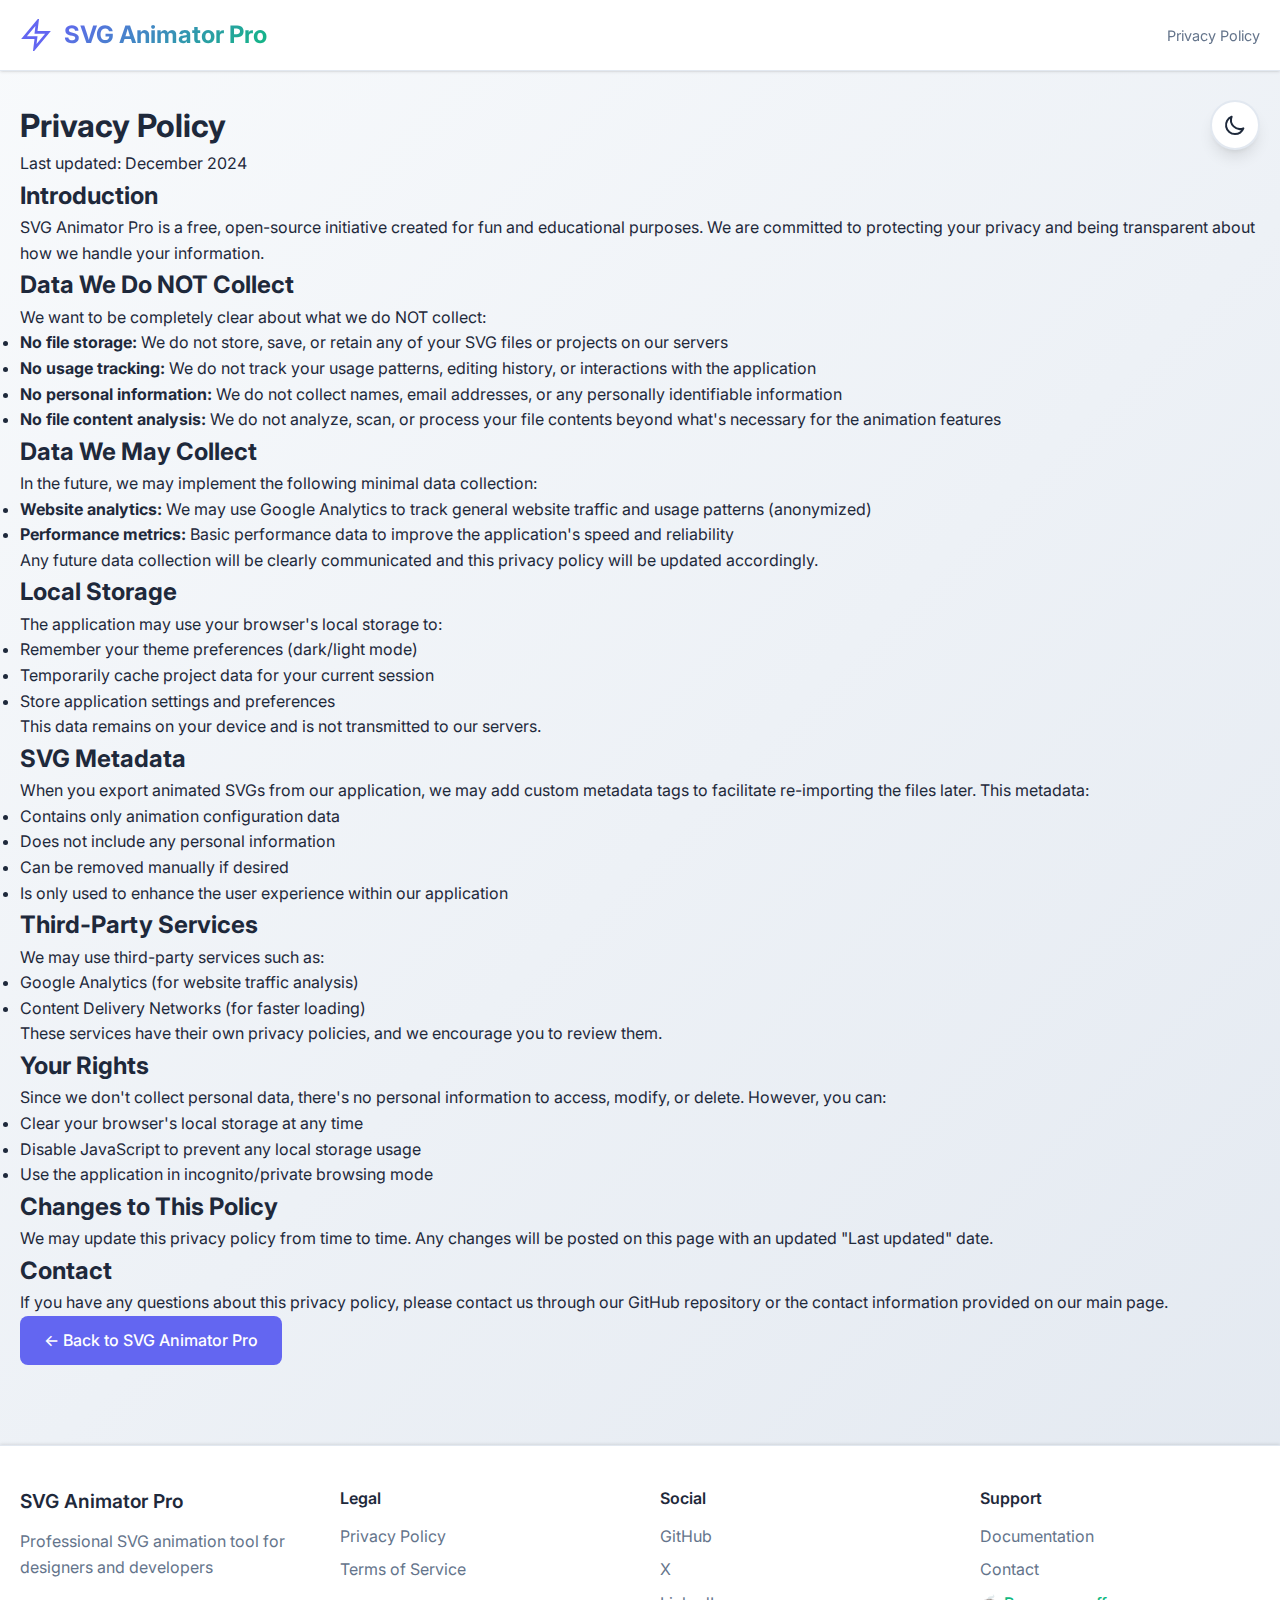
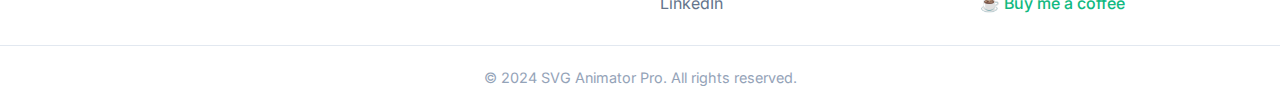
<file: privacy-policy.html>
<!DOCTYPE html>
<html lang="en">
<head>
    <meta charset="UTF-8">
    <meta name="viewport" content="width=device-width, initial-scale=1.0">
    <link rel="stylesheet" href="styles.css">
    <script src="js/theme-manager.js"></script>
    <title>Privacy Policy - SVG Animator Pro</title>
</head>
<body>
    <!-- Fixed Header -->
    <header class="app-header">
        <div class="header-content">
            <div class="header-logo">
                <svg class="logo-icon" width="32" height="32" viewBox="0 0 24 24" fill="none" stroke="currentColor" stroke-width="2">
                    <path d="M13 2L3 14h9l-1 8 10-12h-9l1-8z"/>
                </svg>
                <h1 class="header-title">SVG Animator Pro</h1>
            </div>
            <div class="header-subtitle">Privacy Policy</div>
        </div>
    </header>

    <!-- Theme Toggle Button -->
    <button class="theme-toggle" id="theme-toggle" title="Toggle dark/light mode">
        <svg class="sun-icon" fill="none" stroke="currentColor" viewBox="0 0 24 24">
            <path stroke-linecap="round" stroke-linejoin="round" stroke-width="2" d="M12 3v1m0 16v1m9-9h-1M4 12H3m15.364 6.364l-.707-.707M6.343 6.343l-.707-.707m12.728 0l-.707.707M6.343 17.657l-.707.707M16 12a4 4 0 11-8 0 4 4 0 018 0z"></path>
        </svg>
        <svg class="moon-icon" fill="none" stroke="currentColor" viewBox="0 0 24 24" style="display: none;">
            <path stroke-linecap="round" stroke-linejoin="round" stroke-width="2" d="M20.354 15.354A9 9 0 018.646 3.646 9.003 9.003 0 0012 21a9.003 9.003 0 008.354-5.646z"></path>
        </svg>
    </button>

    <div class="container">
        <div class="legal-page single-column">
            <h1>Privacy Policy</h1>
            <p class="last-updated">Last updated: December 2024</p>

            <section>
                <h2>Introduction</h2>
                <p>SVG Animator Pro is a free, open-source initiative created for fun and educational purposes. We are committed to protecting your privacy and being transparent about how we handle your information.</p>
            </section>

            <section>
                <h2>Data We Do NOT Collect</h2>
                <p>We want to be completely clear about what we do NOT collect:</p>
                <ul>
                    <li><strong>No file storage:</strong> We do not store, save, or retain any of your SVG files or projects on our servers</li>
                    <li><strong>No usage tracking:</strong> We do not track your usage patterns, editing history, or interactions with the application</li>
                    <li><strong>No personal information:</strong> We do not collect names, email addresses, or any personally identifiable information</li>
                    <li><strong>No file content analysis:</strong> We do not analyze, scan, or process your file contents beyond what's necessary for the animation features</li>
                </ul>
            </section>

            <section>
                <h2>Data We May Collect</h2>
                <p>In the future, we may implement the following minimal data collection:</p>
                <ul>
                    <li><strong>Website analytics:</strong> We may use Google Analytics to track general website traffic and usage patterns (anonymized)</li>
                    <li><strong>Performance metrics:</strong> Basic performance data to improve the application's speed and reliability</li>
                </ul>
                <p>Any future data collection will be clearly communicated and this privacy policy will be updated accordingly.</p>
            </section>

            <section>
                <h2>Local Storage</h2>
                <p>The application may use your browser's local storage to:</p>
                <ul>
                    <li>Remember your theme preferences (dark/light mode)</li>
                    <li>Temporarily cache project data for your current session</li>
                    <li>Store application settings and preferences</li>
                </ul>
                <p>This data remains on your device and is not transmitted to our servers.</p>
            </section>

            <section>
                <h2>SVG Metadata</h2>
                <p>When you export animated SVGs from our application, we may add custom metadata tags to facilitate re-importing the files later. This metadata:</p>
                <ul>
                    <li>Contains only animation configuration data</li>
                    <li>Does not include any personal information</li>
                    <li>Can be removed manually if desired</li>
                    <li>Is only used to enhance the user experience within our application</li>
                </ul>
            </section>

            <section>
                <h2>Third-Party Services</h2>
                <p>We may use third-party services such as:</p>
                <ul>
                    <li>Google Analytics (for website traffic analysis)</li>
                    <li>Content Delivery Networks (for faster loading)</li>
                </ul>
                <p>These services have their own privacy policies, and we encourage you to review them.</p>
            </section>

            <section>
                <h2>Your Rights</h2>
                <p>Since we don't collect personal data, there's no personal information to access, modify, or delete. However, you can:</p>
                <ul>
                    <li>Clear your browser's local storage at any time</li>
                    <li>Disable JavaScript to prevent any local storage usage</li>
                    <li>Use the application in incognito/private browsing mode</li>
                </ul>
            </section>

            <section>
                <h2>Changes to This Policy</h2>
                <p>We may update this privacy policy from time to time. Any changes will be posted on this page with an updated "Last updated" date.</p>
            </section>

            <section>
                <h2>Contact</h2>
                <p>If you have any questions about this privacy policy, please contact us through our GitHub repository or the contact information provided on our main page.</p>
            </section>

            <div class="back-link">
                <a href="index.html" class="btn btn-primary">← Back to SVG Animator Pro</a>
            </div>
        </div>
    </div>

    <!-- Footer -->
    <footer class="app-footer">
        <div class="footer-content">
            <div class="footer-section">
                <h3>SVG Animator Pro</h3>
                <p>Professional SVG animation tool for designers and developers</p>
            </div>
            
            <div class="footer-section">
                <h4>Legal</h4>
                <ul>
                    <li><a href="privacy-policy.html" class="footer-link">Privacy Policy</a></li>
                    <li><a href="terms-of-service.html" class="footer-link">Terms of Service</a></li>
                </ul>
            </div>
            
            <div class="footer-section">
                <h4>Social</h4>
                <ul>
                    <li><a href="https://github.com/grindghost/svg-animator" class="footer-link">GitHub</a></li>
                    <li><a href="#" class="footer-link">X</a></li>
                    <li><a href="#" class="footer-link">LinkedIn</a></li>
                </ul>
            </div>
            
            <div class="footer-section">
                <h4>Support</h4>
                <ul>
                    <li><a href="documentation.html" class="footer-link">Documentation</a></li>
                    <li><a href="#" class="footer-link">Contact</a></li>
                    <li><a href="https://buymeacoffee.com/cwz3xh98n" target="_blank" rel="noopener noreferrer" class="footer-link buy-me-coffee">☕ Buy me a coffee</a></li>
                </ul>
            </div>
        </div>
        
        <div class="footer-bottom">
            <p>&copy; 2024 SVG Animator Pro. All rights reserved.</p>
        </div>
    </footer>

    <script>
        // Initialize theme manager
        if (typeof initializeThemeManager === 'function') {
            initializeThemeManager();
        }
    </script>
</body>
</html>
</file>
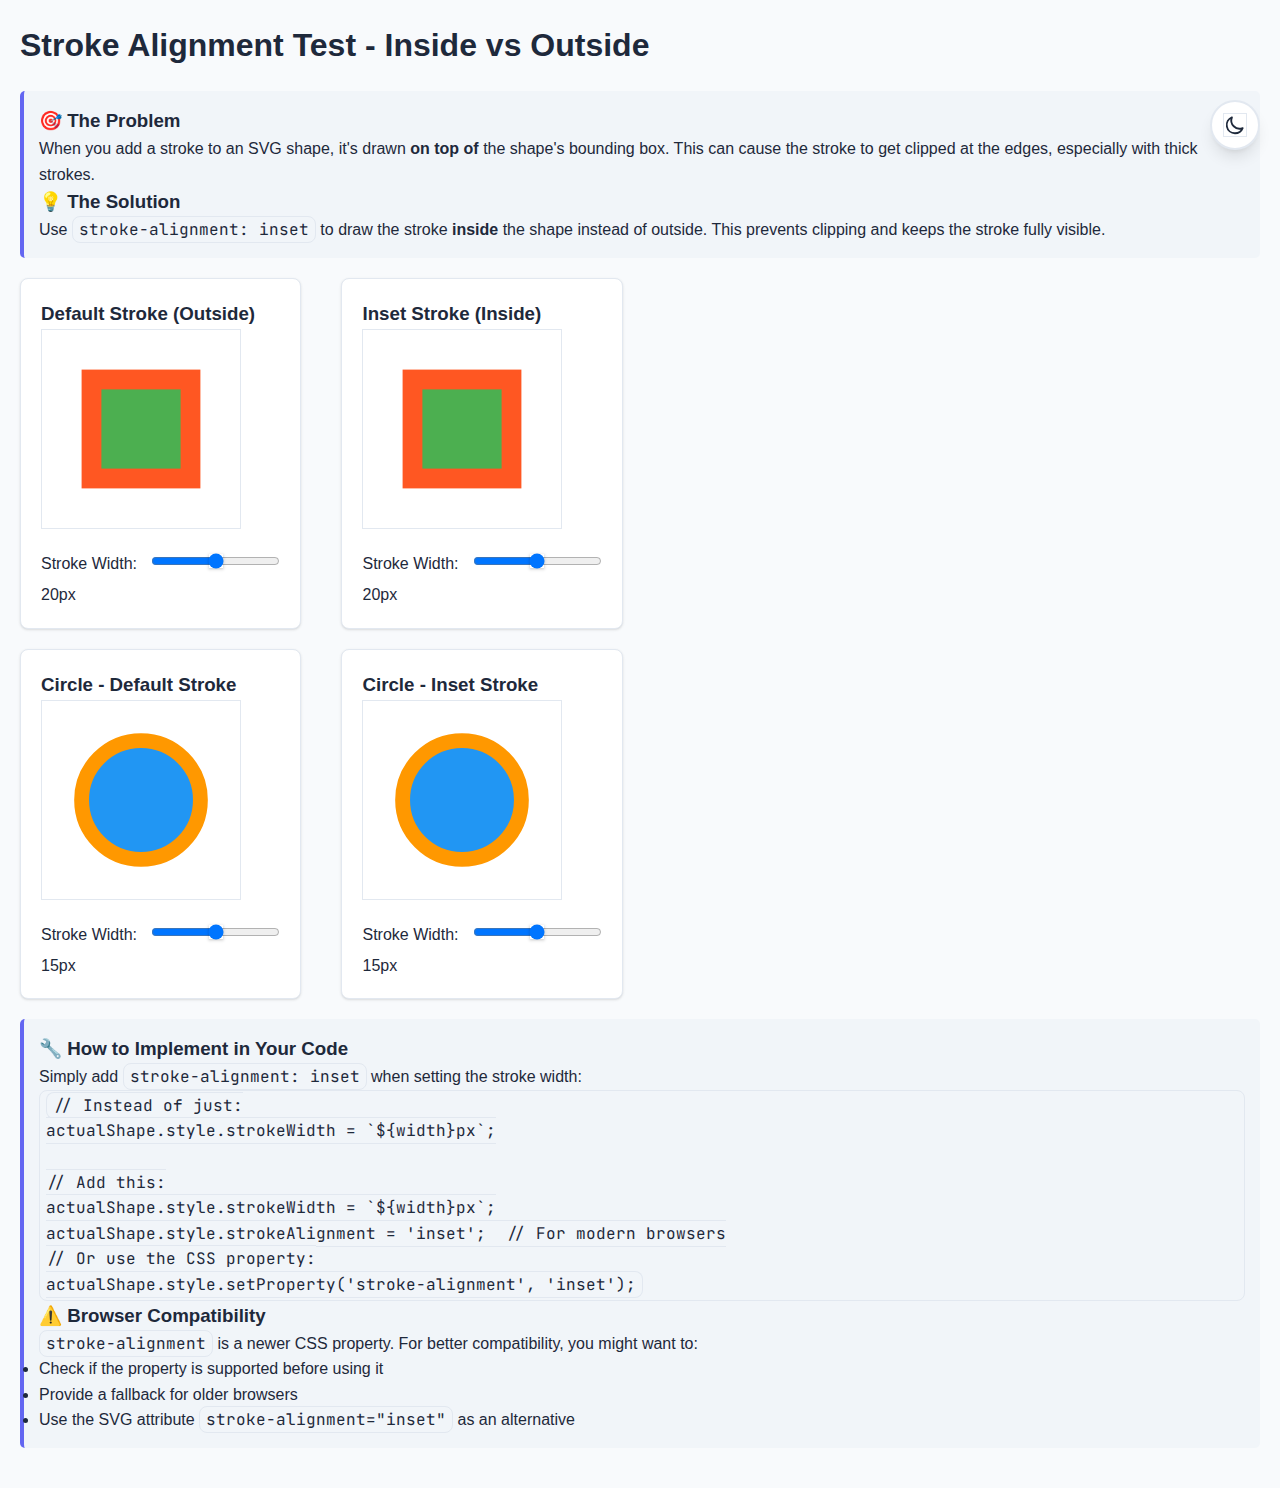
<file: stroke-inset-test.html>
<!DOCTYPE html>
<html lang="en">
<head>
    <meta charset="UTF-8">
    <meta name="viewport" content="width=device-width, initial-scale=1.0">
    <title>Stroke Inset Test</title>
    <link rel="stylesheet" href="styles.css">
    <script src="js/theme-manager.js"></script>
    <style>
        body {
            font-family: Arial, sans-serif;
            padding: 20px;
            background: var(--bg-gradient-start);
            color: var(--text-primary);
        }
        .test-container {
            display: flex;
            gap: 40px;
            margin: 20px 0;
        }
        .test-group {
            background: var(--card-bg);
            padding: 20px;
            border-radius: 8px;
            box-shadow: var(--shadow);
            border: 1px solid var(--border);
        }
        .test-group h3 {
            margin-top: 0;
            color: var(--text-primary);
        }
        svg {
            border: 1px solid var(--border);
            background: var(--card-bg);
        }
        .controls {
            margin-top: 15px;
        }
        .controls label {
            display: block;
            margin: 5px 0;
        }
        .controls input {
            margin-left: 10px;
        }
        .info {
            background: var(--bg-tertiary);
            padding: 15px;
            border-radius: 5px;
            margin: 20px 0;
            border-left: 4px solid var(--primary);
            color: var(--text-primary);
        }
    </style>
</head>
<body>
    <!-- Theme Toggle Button -->
    <button class="theme-toggle" id="theme-toggle" title="Toggle dark/light mode">
        <svg class="sun-icon" fill="none" stroke="currentColor" viewBox="0 0 24 24">
            <path stroke-linecap="round" stroke-linejoin="round" stroke-width="2" d="M12 3v1m0 16v1m9-9h-1M4 12H3m15.364 6.364l-.707-.707M6.343 6.343l-.707-.707m12.728 0l-.707.707M6.343 17.657l-.707.707M16 12a4 4 0 11-8 0 4 4 0 018 0z"></path>
        </svg>
        <svg class="moon-icon" fill="none" stroke="currentColor" viewBox="0 0 24 24">
            <path stroke-linecap="round" stroke-linejoin="round" stroke-width="2" d="M20.354 15.354A9 9 0 018.646 3.646 9.003 9.003 0 0012 21a9.003 9.003 0 008.354-5.646z"></path>
        </svg>
    </button>
    
    <h1>Stroke Alignment Test - Inside vs Outside</h1>
    
    <div class="info">
        <h3>🎯 The Problem</h3>
        <p>When you add a stroke to an SVG shape, it's drawn <strong>on top of</strong> the shape's bounding box. 
        This can cause the stroke to get clipped at the edges, especially with thick strokes.</p>
        
        <h3>💡 The Solution</h3>
        <p>Use <code>stroke-alignment: inset</code> to draw the stroke <strong>inside</strong> the shape instead of outside. 
        This prevents clipping and keeps the stroke fully visible.</p>
    </div>

    <div class="test-container">
        <div class="test-group">
            <h3>Default Stroke (Outside)</h3>
            <svg width="200" height="200" viewBox="0 0 200 200">
                <rect id="rect-outside" x="50" y="50" width="100" height="100" fill="#4CAF50" stroke="#FF5722" stroke-width="20"/>
            </svg>
            <div class="controls">
                <label>Stroke Width: <input type="range" id="outside-width" min="0" max="40" value="20" oninput="updateStroke('outside', this.value)"></label>
                <span id="outside-display">20px</span>
            </div>
        </div>

        <div class="test-group">
            <h3>Inset Stroke (Inside)</h3>
            <svg width="200" height="200" viewBox="0 0 200 200">
                <rect id="rect-inside" x="50" y="50" width="100" height="100" fill="#4CAF50" stroke="#FF5722" stroke-width="20" style="stroke-alignment: inset"/>
            </svg>
            <div class="controls">
                <label>Stroke Width: <input type="range" id="inside-width" min="0" max="40" value="20" oninput="updateStroke('inside', this.value)"></label>
                <span id="inside-display">20px</span>
            </div>
        </div>
    </div>

    <div class="test-container">
        <div class="test-group">
            <h3>Circle - Default Stroke</h3>
            <svg width="200" height="200" viewBox="0 0 200 200">
                <circle id="circle-outside" cx="100" cy="100" r="60" fill="#2196F3" stroke="#FF9800" stroke-width="15"/>
            </svg>
            <div class="controls">
                <label>Stroke Width: <input type="range" id="circle-outside-width" min="0" max="30" value="15" oninput="updateCircleStroke('outside', this.value)"></label>
                <span id="circle-outside-display">15px</span>
            </div>
        </div>

        <div class="test-group">
            <h3>Circle - Inset Stroke</h3>
            <svg width="200" height="200" viewBox="0 0 200 200">
                <circle id="circle-inside" cx="100" cy="100" r="60" fill="#2196F3" stroke="#FF9800" stroke-width="15" style="stroke-alignment: inset"/>
            </svg>
            <div class="controls">
                <label>Stroke Width: <input type="range" id="circle-inside-width" min="0" max="30" value="15" oninput="updateCircleStroke('inside', this.value)"></label>
                <span id="circle-inside-display">15px</span>
            </div>
        </div>
    </div>

    <div class="info">
        <h3>🔧 How to Implement in Your Code</h3>
        <p>Simply add <code>stroke-alignment: inset</code> when setting the stroke width:</p>
        <pre><code>// Instead of just:
actualShape.style.strokeWidth = `${width}px`;

// Add this:
actualShape.style.strokeWidth = `${width}px`;
actualShape.style.strokeAlignment = 'inset';  // For modern browsers
// Or use the CSS property:
actualShape.style.setProperty('stroke-alignment', 'inset');</code></pre>
        
        <h3>⚠️ Browser Compatibility</h3>
        <p><code>stroke-alignment</code> is a newer CSS property. For better compatibility, you might want to:</p>
        <ul>
            <li>Check if the property is supported before using it</li>
            <li>Provide a fallback for older browsers</li>
            <li>Use the SVG attribute <code>stroke-alignment="inset"</code> as an alternative</li>
        </ul>
    </div>

    <script>
        function updateStroke(type, width) {
            const rect = document.getElementById(`rect-${type}`);
            rect.style.strokeWidth = `${width}px`;
            
            const display = document.getElementById(`${type}-display`);
            display.textContent = `${width}px`;
        }

        function updateCircleStroke(type, width) {
            const circle = document.getElementById(`circle-${type}`);
            circle.style.strokeWidth = `${width}px`;
            
            const display = document.getElementById(`circle-${type}-display`);
            display.textContent = `${width}px`;
        }

        // Initialize displays
        document.getElementById('outside-display').textContent = '20px';
        document.getElementById('inside-display').textContent = '20px';
        document.getElementById('circle-outside-display').textContent = '15px';
        document.getElementById('circle-inside-display').textContent = '15px';
    </script>
</body>
</html>
</file>
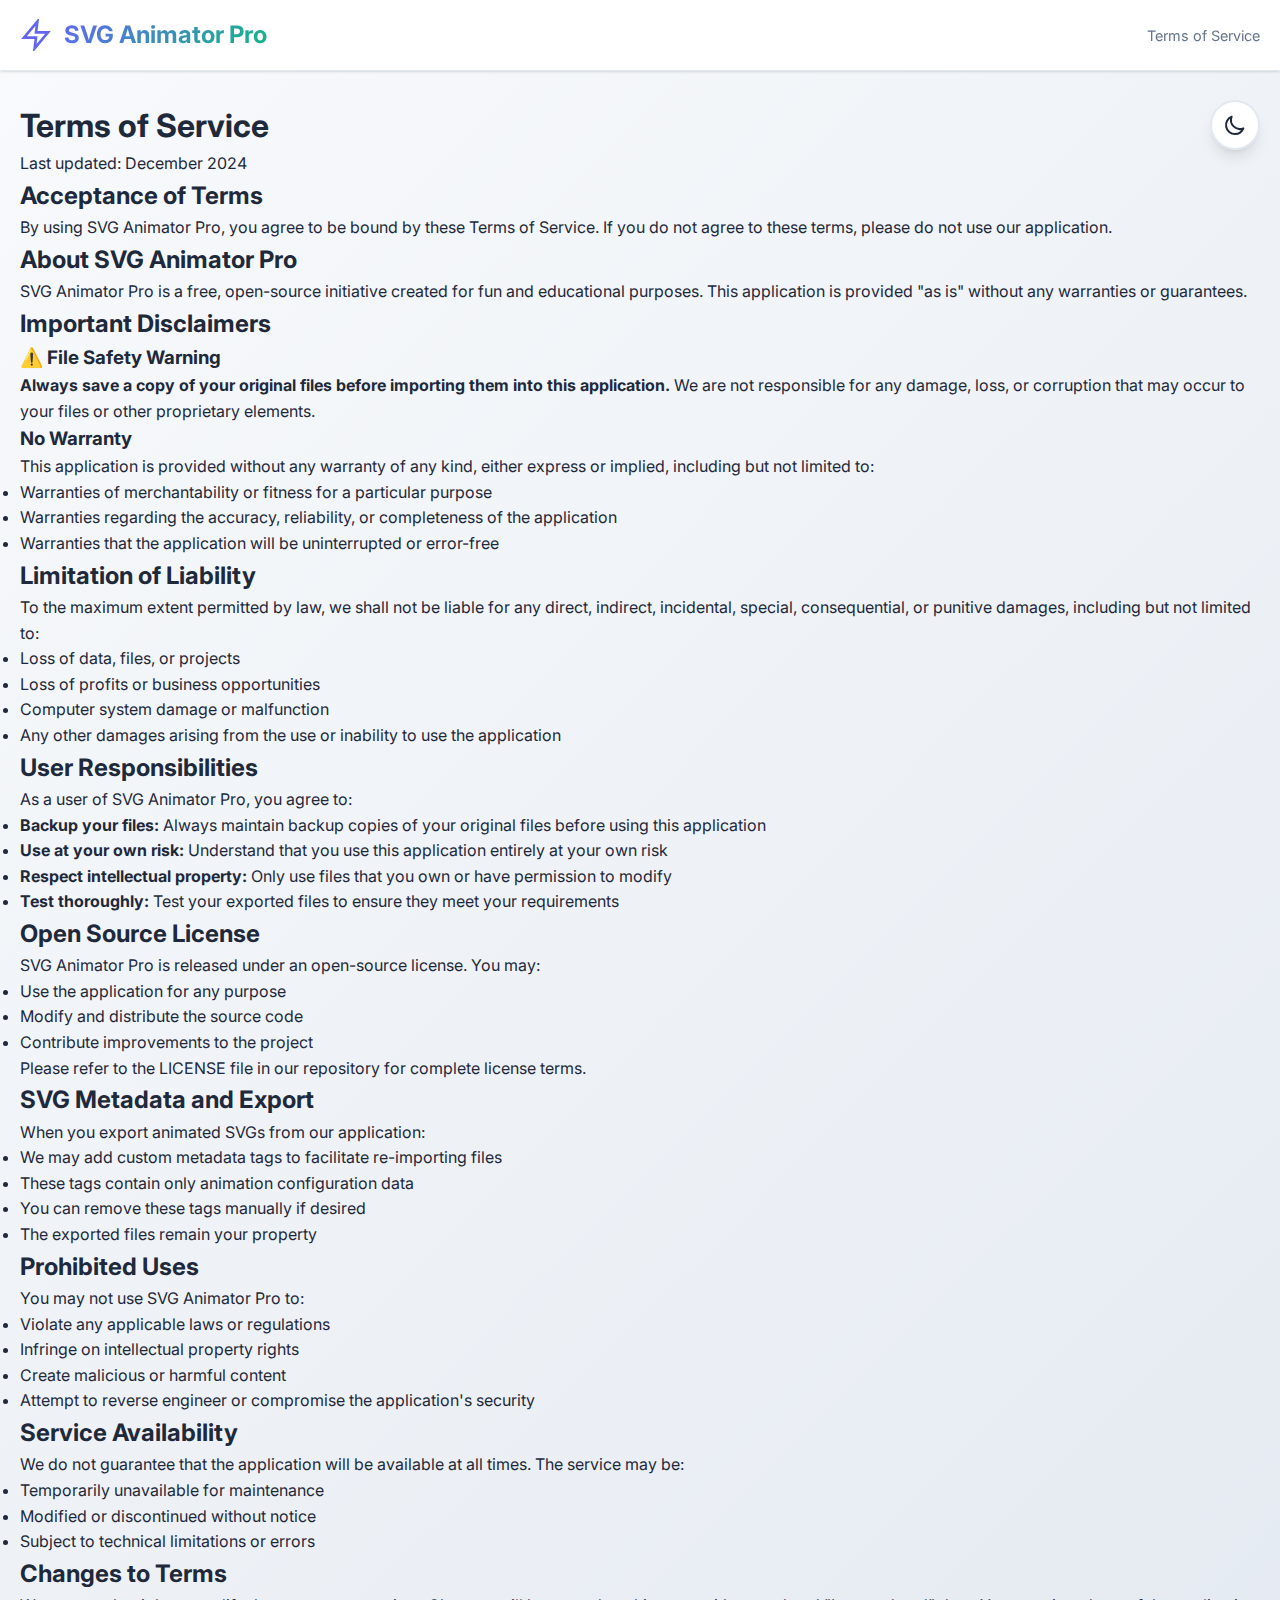
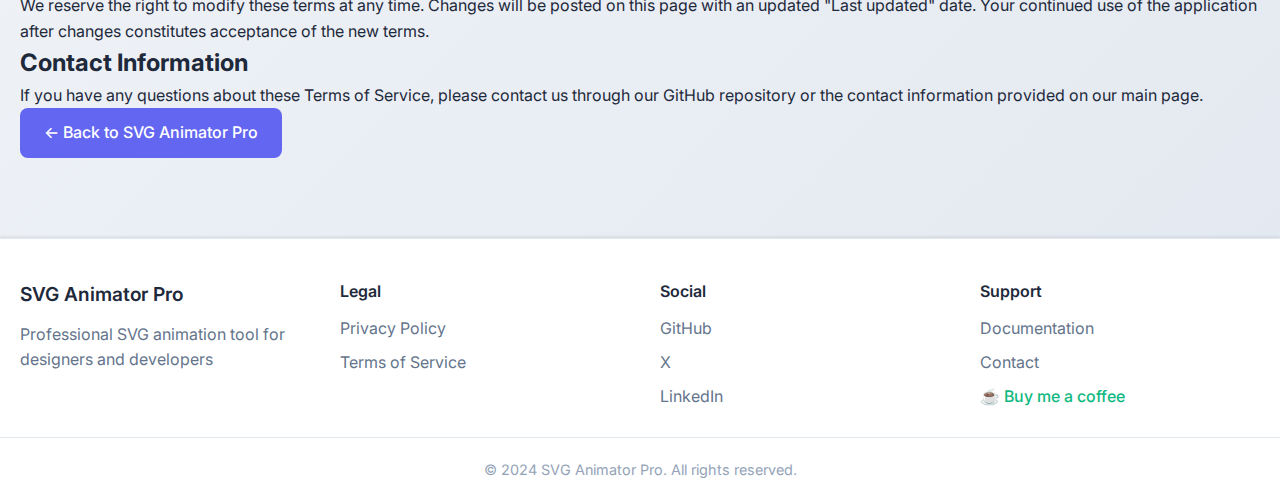
<file: terms-of-service.html>
<!DOCTYPE html>
<html lang="en">
<head>
    <meta charset="UTF-8">
    <meta name="viewport" content="width=device-width, initial-scale=1.0">
    <link rel="stylesheet" href="styles.css">
    <script src="js/theme-manager.js"></script>
    <title>Terms of Service - SVG Animator Pro</title>
</head>
<body>
    <!-- Fixed Header -->
    <header class="app-header">
        <div class="header-content">
            <div class="header-logo">
                <svg class="logo-icon" width="32" height="32" viewBox="0 0 24 24" fill="none" stroke="currentColor" stroke-width="2">
                    <path d="M13 2L3 14h9l-1 8 10-12h-9l1-8z"/>
                </svg>
                <h1 class="header-title">SVG Animator Pro</h1>
            </div>
            <div class="header-subtitle">Terms of Service</div>
        </div>
    </header>

    <!-- Theme Toggle Button -->
    <button class="theme-toggle" id="theme-toggle" title="Toggle dark/light mode">
        <svg class="sun-icon" fill="none" stroke="currentColor" viewBox="0 0 24 24">
            <path stroke-linecap="round" stroke-linejoin="round" stroke-width="2" d="M12 3v1m0 16v1m9-9h-1M4 12H3m15.364 6.364l-.707-.707M6.343 6.343l-.707-.707m12.728 0l-.707.707M6.343 17.657l-.707.707M16 12a4 4 0 11-8 0 4 4 0 018 0z"></path>
        </svg>
        <svg class="moon-icon" fill="none" stroke="currentColor" viewBox="0 0 24 24" style="display: none;">
            <path stroke-linecap="round" stroke-linejoin="round" stroke-width="2" d="M20.354 15.354A9 9 0 018.646 3.646 9.003 9.003 0 0012 21a9.003 9.003 0 008.354-5.646z"></path>
        </svg>
    </button>

    <div class="container">
        <div class="legal-page single-column">
            <h1>Terms of Service</h1>
            <p class="last-updated">Last updated: December 2024</p>

            <section>
                <h2>Acceptance of Terms</h2>
                <p>By using SVG Animator Pro, you agree to be bound by these Terms of Service. If you do not agree to these terms, please do not use our application.</p>
            </section>

            <section>
                <h2>About SVG Animator Pro</h2>
                <p>SVG Animator Pro is a free, open-source initiative created for fun and educational purposes. This application is provided "as is" without any warranties or guarantees.</p>
            </section>

            <section>
                <h2>Important Disclaimers</h2>
                <div class="warning-box">
                    <h3>⚠️ File Safety Warning</h3>
                    <p><strong>Always save a copy of your original files before importing them into this application.</strong> We are not responsible for any damage, loss, or corruption that may occur to your files or other proprietary elements.</p>
                </div>
                
                <h3>No Warranty</h3>
                <p>This application is provided without any warranty of any kind, either express or implied, including but not limited to:</p>
                <ul>
                    <li>Warranties of merchantability or fitness for a particular purpose</li>
                    <li>Warranties regarding the accuracy, reliability, or completeness of the application</li>
                    <li>Warranties that the application will be uninterrupted or error-free</li>
                </ul>
            </section>

            <section>
                <h2>Limitation of Liability</h2>
                <p>To the maximum extent permitted by law, we shall not be liable for any direct, indirect, incidental, special, consequential, or punitive damages, including but not limited to:</p>
                <ul>
                    <li>Loss of data, files, or projects</li>
                    <li>Loss of profits or business opportunities</li>
                    <li>Computer system damage or malfunction</li>
                    <li>Any other damages arising from the use or inability to use the application</li>
                </ul>
            </section>

            <section>
                <h2>User Responsibilities</h2>
                <p>As a user of SVG Animator Pro, you agree to:</p>
                <ul>
                    <li><strong>Backup your files:</strong> Always maintain backup copies of your original files before using this application</li>
                    <li><strong>Use at your own risk:</strong> Understand that you use this application entirely at your own risk</li>
                    <li><strong>Respect intellectual property:</strong> Only use files that you own or have permission to modify</li>
                    <li><strong>Test thoroughly:</strong> Test your exported files to ensure they meet your requirements</li>
                </ul>
            </section>

            <section>
                <h2>Open Source License</h2>
                <p>SVG Animator Pro is released under an open-source license. You may:</p>
                <ul>
                    <li>Use the application for any purpose</li>
                    <li>Modify and distribute the source code</li>
                    <li>Contribute improvements to the project</li>
                </ul>
                <p>Please refer to the LICENSE file in our repository for complete license terms.</p>
            </section>

            <section>
                <h2>SVG Metadata and Export</h2>
                <p>When you export animated SVGs from our application:</p>
                <ul>
                    <li>We may add custom metadata tags to facilitate re-importing files</li>
                    <li>These tags contain only animation configuration data</li>
                    <li>You can remove these tags manually if desired</li>
                    <li>The exported files remain your property</li>
                </ul>
            </section>

            <section>
                <h2>Prohibited Uses</h2>
                <p>You may not use SVG Animator Pro to:</p>
                <ul>
                    <li>Violate any applicable laws or regulations</li>
                    <li>Infringe on intellectual property rights</li>
                    <li>Create malicious or harmful content</li>
                    <li>Attempt to reverse engineer or compromise the application's security</li>
                </ul>
            </section>

            <section>
                <h2>Service Availability</h2>
                <p>We do not guarantee that the application will be available at all times. The service may be:</p>
                <ul>
                    <li>Temporarily unavailable for maintenance</li>
                    <li>Modified or discontinued without notice</li>
                    <li>Subject to technical limitations or errors</li>
                </ul>
            </section>

            <section>
                <h2>Changes to Terms</h2>
                <p>We reserve the right to modify these terms at any time. Changes will be posted on this page with an updated "Last updated" date. Your continued use of the application after changes constitutes acceptance of the new terms.</p>
            </section>

            <section>
                <h2>Contact Information</h2>
                <p>If you have any questions about these Terms of Service, please contact us through our GitHub repository or the contact information provided on our main page.</p>
            </section>

            <div class="back-link">
                <a href="index.html" class="btn btn-primary">← Back to SVG Animator Pro</a>
            </div>
        </div>
    </div>

    <!-- Footer -->
    <footer class="app-footer">
        <div class="footer-content">
            <div class="footer-section">
                <h3>SVG Animator Pro</h3>
                <p>Professional SVG animation tool for designers and developers</p>
            </div>
            
            <div class="footer-section">
                <h4>Legal</h4>
                <ul>
                    <li><a href="privacy-policy.html" class="footer-link">Privacy Policy</a></li>
                    <li><a href="terms-of-service.html" class="footer-link">Terms of Service</a></li>
                </ul>
            </div>
            
            <div class="footer-section">
                <h4>Social</h4>
                <ul>
                    <li><a href="https://github.com/grindghost/svg-animator" class="footer-link">GitHub</a></li>
                    <li><a href="#" class="footer-link">X</a></li>
                    <li><a href="#" class="footer-link">LinkedIn</a></li>
                </ul>
            </div>
            
            <div class="footer-section">
                <h4>Support</h4>
                <ul>
                    <li><a href="documentation.html" class="footer-link">Documentation</a></li>
                    <li><a href="#" class="footer-link">Contact</a></li>
                    <li><a href="https://buymeacoffee.com/cwz3xh98n" target="_blank" rel="noopener noreferrer" class="footer-link buy-me-coffee">☕ Buy me a coffee</a></li>
                </ul>
            </div>
        </div>
        
        <div class="footer-bottom">
            <p>&copy; 2024 SVG Animator Pro. All rights reserved.</p>
        </div>
    </footer>

    <script>
        // Initialize theme manager
        if (typeof initializeThemeManager === 'function') {
            initializeThemeManager();
        }
    </script>
</body>
</html>
</file>
<file: styles.css>
@import url('https://fonts.googleapis.com/css2?family=Inter:wght@300;400;500;600;700&family=JetBrains+Mono:wght@400;500&display=swap');

:root {
    /* Light theme variables */
    --primary: #6366f1;
    --primary-dark: #4f46e5;
    --primary-light: #a5b4fc;
    --secondary: #f8fafc;
    --accent: #10b981;
    --accent-dark: #059669;
    --danger: #ef4444;
    --danger-dark: #dc2626;
    --text-primary: #1e293b;
    --text-secondary: #64748b;
    --text-muted: #94a3b8;
    --border: #e2e8f0;
    --slider-line: #e2e8f0;
    --border-light: #f1f5f9;
    --shadow: 0 1px 3px 0 rgb(0 0 0 / 0.1), 0 1px 2px -1px rgb(0 0 0 / 0.1);
    --shadow-lg: 0 10px 15px -3px rgb(0 0 0 / 0.1), 0 4px 6px -4px rgb(0 0 0 / 0.1);
    --radius: 8px;
    --radius-lg: 12px;
    
    /* Background colors */
    --bg-primary: #ffffff;
    --bg-secondary: #f8fafc;
    --bg-tertiary: #f1f5f9;
    --bg-gradient-start: #f8fafc;
    --bg-gradient-end: #e2e8f0;
    
    /* Card and panel backgrounds */
    --card-bg: #ffffff;
    --panel-bg: #ffffff;
    --header-bg: #f8fafc;
    --secondary-header-bg: var(--header-bg);
    
    /* Input and form elements */
    --input-bg: #ffffff;
    --input-border: #e2e8f0;
    --input-focus: #6366f1;
    
    /* Scrollbar */
    --scrollbar-track: #f1f5f9;
    --scrollbar-thumb: #cbd5e1;
    --scrollbar-thumb-hover: #94a3b8;
}

/* Dark theme variables */
[data-theme="dark"] {
    --primary: #818cf8;
    --primary-dark: #6366f1;
    --primary-light: #c7d2fe;
    --secondary: #1e293b;
    --accent: #34d399;
    --accent-dark: #10b981;
    --danger: #f87171;
    --danger-dark: #ef4444;
    --text-primary: #f8fafc;
    --text-secondary: #cbd5e1;
    --text-muted: #94a3b8;
    --border: #334155;
    --slider-line: #546173;
    --border-light: #475569;
    --shadow: 0 1px 3px 0 rgb(0 0 0 / 0.3), 0 1px 2px -1px rgb(0 0 0 / 0.3);
    --shadow-lg: 0 10px 15px -3px rgb(0 0 0 / 0.3), 0 4px 6px -4px rgb(0 0 0 / 0.3);
    
    /* Background colors */
    --bg-primary: #0f172a;
    --bg-secondary: #1e293b;
    --bg-tertiary: #334155;
    --bg-gradient-start: #0f172a;
    --bg-gradient-end: #1e293b;
    
    /* Card and panel backgrounds */
    --card-bg: #1e293b;
    --panel-bg: #1e293b;
    --header-bg: #334155;
    --secondary-header-bg: #141d30;
    
    /* Input and form elements */
    --input-bg: #334155;
    --input-border: #475569;
    --input-focus: #818cf8;
    
    /* Scrollbar */
    --scrollbar-track: #1e293b;
    --scrollbar-thumb: #475569;
    --scrollbar-thumb-hover: #64748b;
}

/* Theme toggle button styles */
.theme-toggle {
    position: fixed;
    top: 100px;
    right: 20px;
    z-index: 1000;
    background: var(--card-bg);
    border: 2px solid var(--border);
    border-radius: 50%;
    width: 50px;
    height: 50px;
    display: flex;
    align-items: center;
    justify-content: center;
    cursor: pointer;
    transition: all 0.3s ease;
    box-shadow: var(--shadow-lg);
    backdrop-filter: blur(10px);
}

.theme-toggle:hover {
    transform: scale(1.1);
    border-color: var(--primary);
    box-shadow: 0 0 20px rgba(99, 102, 241, 0.3);
}

.theme-toggle svg {
    width: 24px;
    height: 24px;
    color: var(--text-primary);
    transition: all 0.3s ease;
}

.theme-toggle:hover svg {
    color: var(--primary);
}

/* Fixed Header Styles */
.app-header {
    position: fixed;
    top: 0;
    left: 0;
    right: 0;
    background: var(--card-bg);
    border-bottom: 1px solid var(--border);
    box-shadow: var(--shadow);
    z-index: 999;
    backdrop-filter: blur(10px);
    -webkit-backdrop-filter: blur(10px);
}

.header-content {
    max-width: 1400px;
    margin: 0 auto;
    padding: 16px 20px;
    display: flex;
    align-items: center;
    justify-content: space-between;
}

.header-logo {
    display: flex;
    align-items: center;
    gap: 12px;
}

.logo-icon {
    color: var(--primary);
    transition: all 0.3s ease;
}

.logo-icon:hover {
    transform: scale(1.1);
    filter: drop-shadow(0 0 8px var(--primary));
}

.header-title {
    font-size: 1.5rem;
    font-weight: 700;
    background: linear-gradient(135deg, var(--primary) 0%, var(--accent) 100%);
    -webkit-background-clip: text;
    -webkit-text-fill-color: transparent;
    background-clip: text;
    margin: 0;
}

.header-subtitle {
    font-size: 0.9rem;
    color: var(--text-secondary);
    font-weight: 400;
}

/* Footer Styles */
.app-footer {
    background: var(--card-bg);
    border-top: 1px solid var(--border);
    margin-top: 60px;
    box-shadow: 0 -1px 3px 0 rgb(0 0 0 / 0.1);
}

.footer-content {
    max-width: 1400px;
    margin: 0 auto;
    padding: 40px 20px 20px;
    display: grid;
    grid-template-columns: repeat(auto-fit, minmax(250px, 1fr));
    gap: 40px;
}

.footer-section h3 {
    font-size: 1.2rem;
    font-weight: 600;
    color: var(--text-primary);
    margin-bottom: 12px;
}

.footer-section h4 {
    font-size: 1rem;
    font-weight: 600;
    color: var(--text-primary);
    margin-bottom: 12px;
}

.footer-section p {
    color: var(--text-secondary);
    line-height: 1.6;
    margin-bottom: 16px;
}

.footer-section ul {
    list-style: none;
    padding: 0;
    margin: 0;
}

.footer-section li {
    margin-bottom: 8px;
}

.footer-link {
    color: var(--text-secondary);
    text-decoration: none;
    transition: all 0.2s ease;
    display: inline-block;
}

.footer-link:hover {
    color: var(--primary);
    transform: translateX(4px);
}

.footer-link.buy-me-coffee {
    color: var(--accent);
    font-weight: 500;
}

.footer-link.buy-me-coffee:hover {
    color: var(--accent-dark);
    transform: translateX(4px) scale(1.05);
}

.footer-bottom {
    border-top: 1px solid var(--border);
    padding: 20px;
    text-align: center;
}

.footer-bottom p {
    color: var(--text-muted);
    font-size: 0.9rem;
    margin: 0;
}

/* Smooth transitions for theme switching */
* {
    transition: background-color 0.3s ease, color 0.3s ease, border-color 0.3s ease, box-shadow 0.3s ease;
}

* {
    box-sizing: border-box;
    margin: 0;
    padding: 0;
}

body {
    font-family: 'Inter', -apple-system, BlinkMacSystemFont, sans-serif;
    background: linear-gradient(135deg, var(--bg-gradient-start) 0%, var(--bg-gradient-end) 100%);
    color: var(--text-primary);
    line-height: 1.6;
    min-height: 100vh;
    padding-top: 80px; /* Account for fixed header */
}

svg {
    overflow: hidden !important;
    height: auto !important;
}

.container {
    max-width: 1400px;
    margin: 0 auto;
    padding: 20px;
}

.header {
    text-align: center;
    margin-bottom: 40px;
    padding: 40px 0;
}

.header h1 {
    font-size: 3rem;
    font-weight: 700;
    background: linear-gradient(135deg, var(--primary) 0%, var(--accent) 100%);
    -webkit-background-clip: text;
    -webkit-text-fill-color: transparent;
    background-clip: text;
    margin-bottom: 8px;
}

.header p {
    font-size: 1.1rem;
    color: var(--text-secondary);
    font-weight: 400;
}

.main-grid {
    display: grid;
    grid-template-columns: 1fr 2fr 1fr;
    gap: 24px;
    margin-bottom: 40px;
}

.panel {
    background: var(--panel-bg);
    border-radius: var(--radius-lg);
    box-shadow: var(--shadow);
    border: 1px solid var(--border);
    overflow: hidden;
}

.panel-header {
    background: var(--header-bg);
    padding: 20px;
    border-bottom: 1px solid var(--border);
    font-weight: 600;
    color: var(--text-primary);
    font-size: 1.1rem;
    display: flex;
    align-items: center;
    justify-content: space-between;
}

.bounds-toggle {
    background: var(--header-bg);
    color: var(--text-secondary);
    border: 1px solid var(--border);
    border-radius: var(--radius);
    padding: 8px;
    cursor: pointer;
    transition: all 0.2s ease;
    display: flex;
    align-items: center;
    justify-content: center;
    width: 32px;
    height: 32px;
    font-size: 12px;
}

.bounds-toggle:hover {
    background: var(--primary);
    color: white;
    border-color: var(--primary);
    transform: scale(1.05);
    box-shadow: var(--shadow);
}

.bounds-toggle.active {
    background: var(--accent);
    color: white;
    border-color: var(--accent);
    box-shadow: 0 0 0 2px rgba(16, 185, 129, 0.2);
    animation: boundsPulse 2s ease-in-out infinite;
}

@keyframes boundsPulse {
    0%, 100% {
        box-shadow: 0 0 0 2px rgba(16, 185, 129, 0.2);
    }
    50% {
        box-shadow: 0 0 0 4px rgba(16, 185, 129, 0.1);
    }
}

.bounds-toggle svg {
    width: 14px;
    height: 14px;
}

.bounds-toggle:hover svg {
    transform: scale(1.1);
    transition: transform 0.2s ease;
}

.panel-content {
    height: 100%;
    padding: 20px;
}

.upload-section {
    text-align: center;
    padding: 40px 20px;
}

.file-upload {
    position: relative;
    display: inline-block;
    cursor: pointer;
    margin-bottom: 20px;
}

.file-upload input[type=file] {
    position: absolute;
    opacity: 0;
    width: 100%;
    height: 100%;
    cursor: pointer;
}

.upload-button {
    display: inline-flex;
    align-items: center;
    gap: 12px;
    padding: 16px 32px;
    background: linear-gradient(135deg, var(--primary) 0%, var(--primary-dark) 100%);
    color: white;
    border: none;
    border-radius: var(--radius);
    font-size: 1rem;
    font-weight: 500;
    cursor: pointer;
    transition: all 0.2s ease;
    box-shadow: var(--shadow);
}

.upload-button:hover {
    transform: translateY(-2px);
    box-shadow: var(--shadow-lg);
}

.upload-button svg {
    width: 20px;
    height: 20px;
}

.svg-viewer:not(.has-content) {
    min-height: 400px;
}

.svg-viewer {
    background: var(--card-bg);
    border: 2px dashed var(--border);
    border-radius: var(--radius);
    /* min-height: 400px; */
    padding: 1rem;
    display: flex;
    align-items: center;
    justify-content: center;
    margin-bottom: 20px;
    transition: all 0.2s ease;
    position: relative;
    cursor: default;
}

.svg-viewer.has-content {
    border: 2px solid var(--border);
    background: var(--secondary);
    cursor: crosshair;
    position: relative;
}

.svg-viewer.has-content::before {
    content: '';
    position: absolute;
    top: 0;
    left: 0;
    right: 0;
    bottom: 0;
    background: 
        linear-gradient(90deg, transparent 0%, rgba(99, 102, 241, 0.05) 50%, transparent 100%),
        linear-gradient(0deg, transparent 0%, rgba(99, 102, 241, 0.05) 50%, transparent 100%);
    pointer-events: none;
    z-index: 0;
}

.svg-viewer.has-content:hover {
    border-color: var(--primary-light);
    box-shadow: 0 0 0 1px var(--primary-light);
}

.svg-viewer.loading {
    border: 2px solid var(--primary);
    background: linear-gradient(45deg, var(--secondary) 25%, transparent 25%), 
                linear-gradient(-45deg, var(--secondary) 25%, transparent 25%), 
                linear-gradient(45deg, transparent 75%, var(--secondary) 75%), 
                linear-gradient(-45deg, transparent 75%, var(--secondary) 75%);
    background-size: 20px 20px;
    background-position: 0 0, 0 10px, 10px -10px, -10px 0px;
    animation: loading 1s linear infinite;
}

@keyframes loading {
    0% { background-position: 0 0, 0 10px, 10px -10px, -10px 0px; }
    100% { background-position: 20px 20px, 20px 30px, 30px 10px, 10px 20px; }
}

.svg-viewer svg {
    max-width: 100%;
    max-height: 100%;
    position: relative;
}

/* SVG Bounds Visualization Styles */
#svg-bounds {
    pointer-events: none;
    z-index: 1;
    filter: drop-shadow(0 0 2px rgba(148, 163, 184, 0.3));
}

#svg-bounds-group text {
    pointer-events: none;
    z-index: 1;
    filter: drop-shadow(0 0 1px rgba(255, 255, 255, 0.8));
}

/* Dark mode improvements for SVG bounds */
[data-theme="dark"] #svg-bounds {
    filter: drop-shadow(0 0 2px rgba(99, 102, 241, 0.5));
}

[data-theme="dark"] #svg-bounds-group text {
    filter: drop-shadow(0 0 2px rgba(0, 0, 0, 0.8));
}

.placeholder-text {
    color: var(--text-muted);
    font-size: 1.1rem;
    text-align: center;
    cursor: pointer;
    transition: all 0.2s ease;
    border-radius: 8px;
    padding: 20px;
}

.placeholder-text:hover {
    color: var(--primary-color);
    background-color: var(--bg-hover);
    transform: translateY(-2px);
}

.placeholder-text svg {
    opacity: 0.5;
    transition: opacity 0.2s ease;
}

.placeholder-text:hover svg {
    opacity: 0.8;
}

.controls-section {
    background: var(--bg-tertiary);
    padding: 20px;
    border-radius: var(--radius);
    margin-bottom: 20px;
    border: 1px solid var(--border);
}

.controls-section.hidden {
    display: none;
}

.controls-placeholder {
    background: var(--bg-tertiary);
    padding: 40px 20px;
    border-radius: var(--radius);
    margin-bottom: 20px;
    border: 1px solid var(--border);
    text-align: center;
    color: var(--text-muted);
    font-size: 1rem;
    font-style: italic;
}

.controls-placeholder.hidden {
    display: none;
}

.control-group {
    margin-bottom: 20px;
}

.control-group:last-child {
    margin-bottom: 0;
}

.control-label {
    display: block;
    font-weight: 500;
    color: var(--text-primary);
    margin-bottom: 8px;
    font-size: 0.9rem;
    text-transform: uppercase;
    letter-spacing: 0.5px;
}

.select-wrapper {
    position: relative;
}

.select-wrapper::after {
    content: '▼';
    position: absolute;
    right: 12px;
    top: 50%;
    transform: translateY(-50%);
    color: var(--text-secondary);
    pointer-events: none;
    font-size: 0.8rem;
    font-weight: bold;
}

select {
    width: 100%;
    padding: 12px 16px;
    border: 1px solid var(--border);
    border-radius: var(--radius);
    background: var(--input-bg);
    font-size: 1rem;
    color: var(--text-primary);
    cursor: pointer;
    appearance: none;
    transition: all 0.2s ease;
}

/* Dark mode improvements for select dropdowns */
select option {
    background: var(--input-bg);
    color: var(--text-primary);
    padding: 8px 12px;
}

select:focus option:hover,
select:focus option:focus {
    background: var(--primary);
    color: white;
}

select:focus {
    outline: none;
    border-color: var(--input-focus);
    box-shadow: 0 0 0 3px rgb(99 102 241 / 0.1);
}

select:disabled {
    background: var(--border-light);
    color: var(--text-muted);
    cursor: not-allowed;
}

.speed-control {
    display: flex;
    align-items: center;
    gap: 16px;
}

.speed-slider {
    flex: 1;
    height: 6px;
    border-radius: 3px;
    background: var(--slider-line) !important;
    outline: none;
    appearance: none;
}

.speed-slider::-webkit-slider-thumb {
    appearance: none;
    width: 20px;
    height: 20px;
    border-radius: 50%;
    background: var(--primary);
    cursor: pointer;
    box-shadow: var(--shadow);
    transition: all 0.2s ease;
}

.speed-slider::-webkit-slider-thumb:hover {
    transform: scale(1.1);
    box-shadow: var(--shadow-lg);
}

.speed-display {
    background: var(--primary);
    color: white;
    padding: 8px 16px;
    border-radius: var(--radius);
    font-weight: 500;
    font-family: 'JetBrains Mono', monospace;
    min-width: 60px;
    text-align: center;
}

/* Shape Styling Controls Panel Styles */
.styling-panel {
    margin-top: 16px;
    margin-bottom: 16px;
    border: 1px solid var(--border);
    border-radius: var(--radius);
    overflow: hidden;
    background: var(--card-bg);
    box-shadow: var(--shadow);
    min-width: 0; /* Allow the panel to shrink below its content size */
}

.styling-panel-header {
    background: var(--secondary-header-bg);
    padding: 14px 18px;
    border-bottom: 1px solid var(--border);
    font-weight: 600;
    color: var(--text-primary);
    font-size: 0.95rem;
    display: flex;
    align-items: center;
    gap: 8px;
}

.styling-controls {
    padding: 20px;
    background: var(--card-bg);
    min-width: 0; /* Allow the controls to shrink below their content size */
}

.color-controls {
    display: flex;
    align-items: center;
    gap: 12px;
    margin-bottom: 16px;
    padding: 12px 0;
    border-bottom: 1px solid var(--border-light);
    min-width: 0; /* Allow flex items to shrink below their content size */
}

.color-controls:last-child {
    margin-bottom: 0;
    border-bottom: none;
}

.color-picker {
    width: 36px; /* Slightly reduced from 40px to save space */
    height: 32px;
    border: 1px solid var(--border);
    border-radius: var(--radius);
    cursor: pointer;
    background: none;
    flex-shrink: 0;
}

.color-picker::-webkit-color-swatch-wrapper {
    padding: 0;
}

.color-picker::-webkit-color-swatch {
    border: none;
    border-radius: var(--radius);
}

.opacity-slider {
    flex: 1;
    min-width: 80px; /* Reduced from 120px to give more space for display values */
    height: 6px;
    border-radius: 3px;
    background: linear-gradient(to right, var(--border) 0%, var(--border) 100%);
    outline: none;
    appearance: none;
    cursor: pointer;
    transition: all 0.2s ease;
}

.opacity-slider:hover {
    background: linear-gradient(to right, var(--primary-light) 0%, var(--primary-light) 100%);
}

.opacity-slider::-webkit-slider-thumb {
    appearance: none;
    width: 20px;
    height: 20px;
    border-radius: 50%;
    background: var(--accent);
    cursor: pointer;
    box-shadow: 0 2px 8px rgba(16, 185, 129, 0.3);
    transition: all 0.2s ease;
    border: 2px solid var(--card-bg);
}

.opacity-slider::-webkit-slider-thumb:hover {
    transform: scale(1.15);
    box-shadow: 0 4px 12px rgba(16, 185, 129, 0.4);
    background: var(--accent-dark);
}

.opacity-slider::-webkit-slider-thumb:active {
    transform: scale(1.1);
    box-shadow: 0 2px 8px rgba(16, 185, 129, 0.5);
}

.opacity-slider::-moz-range-thumb {
    width: 20px;
    height: 20px;
    border-radius: 50%;
    background: var(--accent);
    cursor: pointer;
    border: 2px solid var(--card-bg);
    box-shadow: 0 2px 8px rgba(16, 185, 129, 0.3);
}

.opacity-display {
    min-width: 70px; /* Increased from 60px to accommodate longer values like "100%" */
    text-align: center;
    font-size: 0.9rem;
    color: var(--text-secondary);
    font-family: 'JetBrains Mono', monospace;
    flex-shrink: 0;
    overflow: hidden; /* Prevent text overflow */
    text-overflow: ellipsis; /* Show ellipsis if text is too long */
    white-space: nowrap; /* Prevent text wrapping */
}

.stroke-width-control {
    display: flex;
    align-items: center;
    gap: 12px;
    margin-bottom: 16px;
    padding: 12px 0;
    border-bottom: 1px solid var(--border-light);
    min-width: 0; /* Allow flex items to shrink below their content size */
}

.stroke-width-control:last-child {
    margin-bottom: 0;
    border-bottom: none;
}

.stroke-width-slider {
    flex: 1;
    min-width: 80px; /* Reduced from 120px to give more space for display values */
    height: 6px;
    border-radius: 3px;
    background: linear-gradient(to right, var(--border) 0%, var(--border) 100%);
    outline: none;
    appearance: none;
    cursor: pointer;
    transition: all 0.2s ease;
}

.stroke-width-slider:hover {
    background: linear-gradient(to right, var(--primary-light) 0%, var(--primary-light) 100%);
}

.stroke-width-slider::-webkit-slider-thumb {
    appearance: none;
    width: 20px;
    height: 20px;
    border-radius: 50%;
    background: var(--accent);
    cursor: pointer;
    box-shadow: 0 2px 8px rgba(16, 185, 129, 0.3);
    transition: all 0.2s ease;
    border: 2px solid var(--card-bg);
}

.stroke-width-slider::-webkit-slider-thumb:hover {
    transform: scale(1.15);
    box-shadow: 0 4px 12px rgba(16, 185, 129, 0.4);
    background: var(--accent-dark);
}

.stroke-width-slider::-webkit-slider-thumb:active {
    transform: scale(1.1);
    box-shadow: 0 2px 8px rgba(16, 185, 129, 0.5);
}

.stroke-width-slider::-moz-range-thumb {
    width: 20px;
    height: 20px;
    border-radius: 50%;
    background: var(--accent);
    cursor: pointer;
    border: 2px solid var(--card-bg);
    box-shadow: 0 2px 8px rgba(16, 185, 129, 0.3);
}

.stroke-width-display {
    min-width: 70px; /* Increased from 60px to accommodate longer values like "2px" */
    text-align: center;
    font-size: 0.9rem;
    color: var(--text-secondary);
    font-family: 'JetBrains Mono', monospace;
    flex-shrink: 0;
    overflow: hidden; /* Prevent text overflow */
    text-overflow: ellipsis; /* Show ellipsis if text is too long */
    white-space: nowrap; /* Prevent text wrapping */
}

/* Demo-specific styles */
.demo-instructions {
    margin-top: 24px;
    padding: 20px;
    background: var(--bg-tertiary);
    border-radius: var(--radius);
    border: 1px solid var(--border);
    color: var(--text-primary);
}

/* Dark mode improvements for file upload */
.file-upload {
    position: relative;
    margin-bottom: 20px;
}

.file-upload input[type="file"] {
    position: absolute;
    opacity: 0;
    width: 100%;
    height: 100%;
    cursor: pointer;
}

.upload-button {
    display: flex;
    align-items: center;
    justify-content: center;
    gap: 12px;
    width: 100%;
    padding: 16px 24px;
    background: var(--card-bg);
    border: 2px dashed var(--border);
    border-radius: var(--radius);
    color: var(--text-primary);
    font-weight: 500;
    cursor: pointer;
    transition: all 0.3s ease;
    text-align: center;
}

.upload-button:hover {
    border-color: var(--primary);
    background: var(--bg-tertiary);
    transform: translateY(-2px);
    box-shadow: var(--shadow-lg);
}

.upload-button svg {
    width: 20px;
    height: 20px;
    color: var(--primary);
}

/* Dark mode improvements for status messages */
.status-message {
    background: var(--card-bg);
    border: 1px solid var(--border);
    color: var(--text-primary);
    padding: 12px 16px;
    border-radius: var(--radius);
    margin: 16px 0;
    font-size: 0.9rem;
}

.status-message.success {
    border-color: var(--accent);
    background: rgba(16, 185, 129, 0.1);
}

.status-message.error {
    border-color: var(--danger);
    background: rgba(239, 68, 68, 0.1);
}

.status-message.info {
    border-color: var(--primary);
    background: rgba(99, 102, 241, 0.1);
}

.demo-instructions h3 {
    margin-bottom: 12px;
    color: var(--text-primary);
    font-size: 1rem;
}

.demo-instructions ol {
    padding-left: 20px;
    color: var(--text-secondary);
    font-size: 0.9rem;
    line-height: 1.6;
}

.demo-instructions li {
    margin-bottom: 8px;
}

.info-section {
    margin-bottom: 24px;
}

.info-section h3 {
    margin-bottom: 12px;
    color: var(--text-primary);
    font-size: 1rem;
}

.info-section p, .info-section ul {
    color: var(--text-secondary);
    font-size: 0.9rem;
    line-height: 1.6;
}

.info-section ul {
    padding-left: 20px;
}

.info-section li {
    margin-bottom: 6px;
}

/* Parameter Controls Panel Styles */
.param-panel {
    margin-top: 16px;
    margin-bottom: 16px;
    border: 1px solid var(--border);
    border-radius: var(--radius);
    overflow: hidden;
    background: var(--card-bg);
    box-shadow: var(--shadow);
}

.param-panel-header {
    background: var(--secondary-header-bg);
    padding: 14px 18px;
    border-bottom: 1px solid var(--border);
    font-weight: 600;
    color: var(--text-primary);
    font-size: 0.95rem;
    display: flex;
    align-items: center;
    gap: 8px;
}

.param-controls {
    padding: 20px;
    background: var(--card-bg);
}

.param-control {
    display: flex;
    flex-direction: row;
    align-items: center;
    gap: 12px;
    margin-bottom: 16px;
    padding: 12px 0;
    border-bottom: 1px solid var(--border-light);
    flex-wrap: wrap;
}

.param-control:last-child {
    margin-bottom: 0;
    border-bottom: none;
}

.param-label {
    font-size: 0.9rem;
    font-weight: 600;
    color: var(--text-primary);
    text-transform: capitalize;
    letter-spacing: 0.025em;
    min-width: 80px;
    flex-shrink: 0;
}

.param-slider {
    flex: 1;
    min-width: 120px;
    height: 6px;
    border-radius: 3px;
    background: linear-gradient(to right, var(--border) 0%, var(--border) 100%);
    outline: none;
    appearance: none;
    cursor: pointer;
    transition: all 0.2s ease;
}

.param-slider:hover {
    background: linear-gradient(to right, var(--primary-light) 0%, var(--primary-light) 100%);
}

.param-slider::-webkit-slider-thumb {
    appearance: none;
    width: 20px;
    height: 20px;
    border-radius: 50%;
    background: var(--accent);
    cursor: pointer;
    box-shadow: 0 2px 8px rgba(16, 185, 129, 0.3);
    transition: all 0.2s ease;
    border: 2px solid var(--card-bg);
}

.param-slider::-webkit-slider-thumb:hover {
    transform: scale(1.15);
    box-shadow: 0 4px 12px rgba(16, 185, 129, 0.4);
    background: var(--accent-dark);
}

.param-slider::-webkit-slider-thumb:active {
    transform: scale(1.1);
    box-shadow: 0 2px 8px rgba(16, 185, 129, 0.5);
}

/* Firefox slider styling */
.param-slider::-moz-range-thumb {
    width: 20px;
    height: 20px;
    border-radius: 50%;
    background: var(--accent);
    cursor: pointer;
    border: 2px solid var(--card-bg);
    box-shadow: 0 2px 8px rgba(16, 185, 129, 0.3);
    transition: all 0.2s ease;
}

.param-slider::-moz-range-thumb:hover {
    transform: scale(1.15);
    box-shadow: 0 4px 12px rgba(16, 185, 129, 0.4);
    background: var(--accent-dark);
}

.param-slider::-moz-range-track {
    height: 6px;
    border-radius: 3px;
    background: var(--border);
    border: none;
}

/* Edge/IE slider styling */
.param-slider::-ms-thumb {
    width: 20px;
    height: 20px;
    border-radius: 50%;
    background: var(--accent);
    cursor: pointer;
    border: 2px solid var(--card-bg);
    box-shadow: 0 2px 8px rgba(16, 185, 129, 0.3);
}

.param-slider::-ms-track {
    height: 6px;
    border-radius: 3px;
    background: var(--border);
    border: none;
    color: transparent;
}

.param-value {
    background: linear-gradient(135deg, var(--accent) 0%, var(--accent-dark) 100%);
    color: white;
    padding: 6px 10px;
    border-radius: var(--radius);
    font-weight: 600;
    font-family: 'JetBrains Mono', monospace;
    font-size: 0.85rem;
    min-width: 50px;
    max-width: 80px;
    text-align: center;
    box-shadow: 0 2px 4px rgba(16, 185, 129, 0.2);
    border: 1px solid rgba(255, 255, 255, 0.1);
    user-select: none;
    flex-shrink: 0;
}

/* Animation for parameter panel appearance */
.param-panel {
    animation: slideDown 0.3s ease-out;
}

@keyframes slideDown {
    from {
        opacity: 0;
        transform: translateY(-10px);
    }
    to {
        opacity: 1;
        transform: translateY(0);
    }
}

/* Responsive adjustments */
@media (max-width: 768px) {
    .param-controls {
        padding: 16px;
    }
    
    .param-control {
        gap: 10px;
        padding: 10px 0;
        flex-direction: column;
        align-items: stretch;
    }
    
    .param-label {
        font-size: 0.85rem;
        min-width: auto;
        margin-bottom: 4px;
    }
    
    .param-slider {
        min-width: 100px;
        margin: 4px 0;
    }
    
    .param-value {
        font-size: 0.8rem;
        min-width: 45px;
        max-width: 60px;
        padding: 5px 8px;
        align-self: center;
    }
}

@media (max-width: 480px) {
    .param-controls {
        padding: 12px;
    }
    
    .param-control {
        gap: 8px;
        padding: 8px 0;
    }
    
    .param-label {
        font-size: 0.8rem;
    }
    
    .param-slider {
        min-width: 80px;
    }
    
    .param-value {
        font-size: 0.75rem;
        min-width: 40px;
        max-width: 50px;
        padding: 4px 6px;
    }
}

.btn {
    padding: 12px 24px;
    border: none;
    border-radius: var(--radius);
    font-size: 1rem;
    font-weight: 500;
    cursor: pointer;
    transition: all 0.2s ease;
    display: inline-flex;
    align-items: center;
    gap: 8px;
    text-decoration: none;
    position: relative;
    overflow: hidden;
}

.btn::before {
    content: '';
    position: absolute;
    top: 0;
    left: -100%;
    width: 100%;
    height: 100%;
    background: linear-gradient(90deg, transparent, rgba(255, 255, 255, 0.2), transparent);
    transition: left 0.5s;
}

.btn:hover::before {
    left: 100%;
}

.btn-primary {
    background: var(--primary);
    color: white;
}

.btn-primary:hover:not(:disabled) {
    background: var(--primary-dark);
    transform: translateY(-1px);
    box-shadow: var(--shadow-lg);
}

.btn-primary:disabled {
    background: var(--text-muted);
    cursor: not-allowed;
    transform: none;
    box-shadow: none;
}

.btn-success {
    background: var(--accent);
    color: white;
}

.btn-success:hover:not(:disabled) {
    background: var(--accent-dark);
    transform: translateY(-1px);
    box-shadow: var(--shadow-lg);
}

.btn-danger {
    background: var(--danger);
    color: white;
}

.btn-danger:hover:not(:disabled) {
    background: var(--danger-dark);
    transform: translateY(-1px);
    box-shadow: var(--shadow-lg);
}

.btn-secondary {
    background: var(--secondary);
    color: var(--text-primary);
    border: 1px solid var(--border);
}

.btn-secondary:hover:not(:disabled) {
    background: var(--border-light);
    transform: translateY(-1px);
}

.btn:disabled {
    opacity: 0.6;
    cursor: not-allowed;
    transform: none;
    box-shadow: none;
}

.btn:disabled::before {
    display: none;
}

.btn-group {
    display: flex;
    gap: 12px;
    margin-top: 20px;
}

.element-tree {
    overflow-y: auto;
    max-height: 100%;
    font-family: 'JetBrains Mono', monospace;
    font-size: 0.9rem;
}

.element-tree summary,
.element-tree div {
    padding: 8px 12px;
    cursor: pointer;
    border-radius: var(--radius);
    transition: all 0.2s ease;
    margin: 2px 0;
    position: relative;
    display: flex;
    align-items: center;
}

.element-tree summary:hover,
.element-tree div:hover {
    background: var(--border-light);
    transform: translateX(4px);
}

.element-tree .selected {
    background: var(--primary);
    color: white;
    transform: translateX(4px);
}

.element-tree .selected .tree-item-icon {
    filter: brightness(0) invert(1);
}

.element-tree details {
    margin-left: 0;
}

.element-tree details[open] summary {
    background: var(--border-light);
}

/* Tree item structure */
.tree-item-label {
    display: flex;
    align-items: center;
    gap: 8px;
    width: 100%;
}

.tree-item-icon {
    font-size: 1rem;
    width: 20px;
    text-align: center;
    flex-shrink: 0;
    opacity: 0.8;
    transition: opacity 0.2s ease;
}

/* Make rectangle icon bigger */
.rect-element .tree-item-icon {
    font-size: 1.2rem;
}

/* Alternative approach for rectangle icon size */
.element-tree summary[data-element-id-full] .tree-item-icon,
.element-tree div[data-element-id-full] .tree-item-icon {
    font-size: 1.1rem;
}

.tree-item-text {
    flex: 1;
    min-width: 0;
    font-size: 0.85rem;
    letter-spacing: 0.02em;
}

.element-tree summary:hover .tree-item-icon,
.element-tree div:hover .tree-item-icon {
    opacity: 1;
}

.element-tree .selected .tree-item-icon {
    filter: brightness(0) invert(1);
    opacity: 1;
}

/* Fix text visibility in light mode when selected */
.element-tree .selected .tree-item-text {
    color: white !important;
    font-weight: 500;
}

/* Custom tooltip for element information */
.element-tree summary[data-element-id-full],
.element-tree div[data-element-id-full] {
    position: relative;
}

.element-tree summary[data-element-id-full]::after,
.element-tree div[data-element-id-full]::after {
    content: attr(data-element-id-full);
    position: absolute;
    left: 100%;
    top: 50%;
    transform: translateY(-50%);
    background: var(--text-primary);
    color: var(--card-bg);
    padding: 4px 8px;
    border-radius: var(--radius);
    font-size: 0.75rem;
    white-space: nowrap;
    opacity: 0;
    pointer-events: none;
    transition: opacity 0.2s ease;
    margin-left: 8px;
    z-index: 1000;
    box-shadow: var(--shadow);
}

.element-tree summary[data-element-id-full]:hover::after,
.element-tree div[data-element-id-full]:hover::after {
    opacity: 1;
}

/* Indentation using CSS instead of inline styles */
.element-tree summary[data-depth="1"],
.element-tree div[data-depth="1"] {
    margin-left: 28px;
    padding-left: 12px;
    position: relative;
}

.element-tree summary[data-depth="2"],
.element-tree div[data-depth="2"] {
    margin-left: 44px;
    padding-left: 12px;
    position: relative;
}

.element-tree summary[data-depth="3"],
.element-tree div[data-depth="3"] {
    margin-left: 60px;
    padding-left: 12px;
    position: relative;
}

.element-tree summary[data-depth="4"],
.element-tree div[data-depth="4"] {
    margin-left: 76px;
    padding-left: 12px;
    position: relative;
}

.element-tree summary[data-depth="5"],
.element-tree div[data-depth="5"] {
    margin-left: 92px;
    padding-left: 12px;
    position: relative;
}

/* Improve border positioning for better visual flow */
.element-tree summary[data-depth="1"]::before,
.element-tree div[data-depth="1"]::before,
.element-tree summary[data-depth="2"]::before,
.element-tree div[data-depth="2"]::before,
.element-tree summary[data-depth="3"]::before,
.element-tree div[data-depth="3"]::before,
.element-tree summary[data-depth="4"]::before,
.element-tree div[data-depth="4"]::before,
.element-tree summary[data-depth="5"]::before,
.element-tree div[data-depth="5"]::before {
    content: '';
    position: absolute;
    left: -1px;
    top: 0;
    bottom: 0;
    width: 1px;
    background: var(--border-light);
    opacity: 0.6;
}

/* Nested details indentation */
.element-tree details details {
    margin-left: 0;
}

.element-tree details details summary,
.element-tree details details div {
    padding-left: 16px;
}

/* Better visual hierarchy for groups vs shapes */
.element-tree summary[data-depth="0"] {
    font-weight: 600;
    color: var(--text-primary);
}

.element-tree summary[data-depth="1"],
.element-tree div[data-depth="1"] {
    font-weight: 500;
}

.element-tree summary[data-depth="2"],
.element-tree div[data-depth="2"],
.element-tree summary[data-depth="3"],
.element-tree div[data-depth="3"],
.element-tree summary[data-depth="4"],
.element-tree div[data-depth="4"],
.element-tree summary[data-depth="5"],
.element-tree div[data-depth="5"] {
    font-weight: 400;
    color: var(--text-secondary);
}

.animation-list {
    max-height: 300px;
    overflow-y: auto;
}

#animation-type {
    background: var(--panel-bg);
}

.animation-item {
    display: flex;
    align-items: center;
    gap: 12px;
    padding: 12px;
    background: var(--secondary);
    border-radius: var(--radius);
    margin-bottom: 8px;
    border: 1px solid var(--border);
    transition: all 0.2s ease;
}

.animation-item:hover {
    transform: translateY(-2px);
    box-shadow: var(--shadow);
}

.animation-item:last-child {
    margin-bottom: 0;
}

.animation-info {
    flex: 1;
    font-size: 0.9rem;
}

.animation-name {
    font-weight: 500;
    color: var(--text-primary);
}

.animation-speed {
    color: var(--text-secondary);
    font-size: 0.8rem;
}

.animation-speed-slider {
    width: 80px;
    height: 4px;
    border-radius: 2px;
    background: var(--border);
    outline: none;
    appearance: none;
}

.animation-speed-slider::-webkit-slider-thumb {
    appearance: none;
    width: 16px;
    height: 16px;
    border-radius: 50%;
    background: var(--primary);
    cursor: pointer;
    box-shadow: var(--shadow);
}

.remove-btn {
    background: var(--danger);
    color: white;
    border: none;
    border-radius: 50%;
    width: 24px;
    height: 24px;
    cursor: pointer;
    display: flex;
    align-items: center;
    justify-content: center;
    font-size: 0.8rem;
    transition: all 0.2s ease;
}

.remove-btn:hover {
    background: var(--danger-dark);
    transform: scale(1.1);
}

.status-bar {
    background: white;
    border-radius: var(--radius-lg);
    box-shadow: var(--shadow);
    border: 1px solid var(--border);
    padding: 20px;
    text-align: center;
    position: relative;
    overflow: hidden;
}

.status-bar::before {
    content: '';
    position: absolute;
    top: 0;
    left: -100%;
    width: 100%;
    height: 2px;
    background: linear-gradient(90deg, var(--primary), var(--accent));
    animation: statusBar 3s ease-in-out infinite;
}

@keyframes statusBar {
    0%, 100% { left: -100%; }
    50% { left: 100%; }
}

.status-text {
    color: var(--text-secondary);
    font-size: 0.9rem;
    position: relative;
    z-index: 1;
}

.tooltip {
    position: absolute;
    background: var(--text-primary);
    color: white;
    text-align: center;
    padding: 8px 12px;
    border-radius: var(--radius);
    visibility: hidden;
    font-size: 0.8rem;
    z-index: 1000;
    box-shadow: var(--shadow-lg);
    opacity: 0;
    transform: translateY(10px);
    transition: all 0.2s ease;
}

.tooltip.visible {
    visibility: visible;
    opacity: 1;
    transform: translateY(0);
}

.hover-effect {
    fill: var(--primary-light) !important;
    pointer-events: visiblePainted;
    cursor: pointer;
    transition: all 0.2s ease;
}

g {
    pointer-events: none;
}

g * {
    pointer-events: visiblePainted;
}

svg {
    overflow: visible;
}

#selection-box {
    animation: dash 2s linear infinite;
}

@keyframes dash {
    to {
        stroke-dashoffset: 20;
    }
}

/* Loading spinner for buttons */
.btn.loading {
    pointer-events: none;
}

.btn.loading::after {
    content: '';
    width: 16px;
    height: 16px;
    border: 2px solid transparent;
    border-top: 2px solid currentColor;
    border-radius: 50%;
    animation: spin 1s linear infinite;
    margin-left: 8px;
}

@keyframes spin {
    0% { transform: rotate(0deg); }
    100% { transform: rotate(360deg); }
}

/* Scrollbar styling */
.element-tree::-webkit-scrollbar,
.animation-list::-webkit-scrollbar,
::-webkit-scrollbar {
    width: 8px;
}

.element-tree::-webkit-scrollbar-track,
.animation-list::-webkit-scrollbar-track,
::-webkit-scrollbar-track {
    background: var(--scrollbar-track);
    border-radius: 4px;
}

.element-tree::-webkit-scrollbar-thumb,
.animation-list::-webkit-scrollbar-thumb,
::-webkit-scrollbar-thumb {
    background: var(--scrollbar-thumb);
    border-radius: 4px;
}

.element-tree::-webkit-scrollbar-thumb:hover,
.animation-list::-webkit-scrollbar-thumb:hover,
::-webkit-scrollbar-thumb:hover {
    background: var(--scrollbar-thumb-hover);
}

/* Firefox scrollbar */
* {
    scrollbar-width: thin;
    scrollbar-color: var(--scrollbar-thumb) var(--scrollbar-track);
}

/* Dark mode improvements for form elements */
input[type="color"] {
    background: var(--input-bg);
    border: 1px solid var(--input-border);
    border-radius: var(--radius);
    cursor: pointer;
    transition: all 0.2s ease;
}

input[type="color"]:hover {
    border-color: var(--input-focus);
    transform: scale(1.05);
}

input[type="range"] {
    background: var(--border);
    border-radius: 3px;
    outline: none;
    transition: all 0.2s ease;
}

input[type="range"]::-webkit-slider-thumb {
    background: var(--primary);
    border: 2px solid var(--card-bg);
    box-shadow: var(--shadow);
}

input[type="range"]::-moz-range-thumb {
    background: var(--primary);
    border: 2px solid var(--card-bg);
    box-shadow: var(--shadow);
}

/* Dark mode improvements for notifications */
.notification {
    background: var(--card-bg);
    border: 1px solid var(--border);
    color: var(--text-primary);
    box-shadow: var(--shadow-lg);
}

/* Animation count message styling */
.animation-count-message {
    margin-bottom: 16px;
    padding: 12px 16px;
    background: rgba(99, 102, 241, 0.08);
    border: 1px solid rgba(99, 102, 241, 0.2);
    border-radius: var(--radius);
    font-size: 0.9rem;
    animation: slideInDown 0.3s ease-out;
}

.animation-count-info {
    display: flex;
    align-items: center;
    gap: 8px;
}

.count-icon {
    font-size: 1.1rem;
    flex-shrink: 0;
}

.count-text {
    color: var(--text-secondary);
    line-height: 1.4;
}

/* Dark theme adjustments for animation count message */
[data-theme="dark"] .animation-count-message {
    background: rgba(129, 140, 248, 0.08);
    border-color: rgba(129, 140, 248, 0.2);
}

/* Animation for slide in effect */
@keyframes slideInDown {
    from {
        opacity: 0;
        transform: translateY(-10px);
    }
    to {
        opacity: 1;
        transform: translateY(0);
    }
}

/* Dark mode improvements for tooltips */
.tooltip {
    background: var(--card-bg);
    border: 1px solid var(--border);
    color: var(--text-primary);
    box-shadow: var(--shadow-lg);
}

/* Dark mode improvements for modals */
.modal {
    background: var(--card-bg);
    border: 1px solid var(--border);
    box-shadow: var(--shadow-lg);
}

.modal-header {
    background: var(--header-bg);
    border-bottom: 1px solid var(--border);
}

/* Dark mode improvements for status bar */
.status-bar {
    background: var(--header-bg);
    border-top: 1px solid var(--border);
    color: var(--text-secondary);
}

/* Dark mode improvements for animations */
@keyframes fadeIn {
    from {
        opacity: 0;
        transform: translateY(-10px);
    }
    to {
        opacity: 1;
        transform: translateY(0);
    }
}

@keyframes slideIn {
    from {
        transform: translateX(-100%);
    }
    to {
        transform: translateX(0);
    }
}

/* Dark mode improvements for focus states */
*:focus {
    outline: 2px solid var(--input-focus);
    outline-offset: 2px;
}

/* Dark mode improvements for selection */
::selection {
    background: var(--primary);
    color: white;
}

/* Dark mode improvements for placeholder text */
::placeholder {
    color: var(--text-muted);
    opacity: 1;
}

/* Dark mode improvements for disabled states */
*:disabled {
    opacity: 0.6;
    cursor: not-allowed;
}

/* Dark mode improvements for loading states */
.loading {
    position: relative;
    overflow: hidden;
}

.loading::after {
    content: '';
    position: absolute;
    top: 0;
    left: -100%;
    width: 100%;
    height: 100%;
    background: linear-gradient(90deg, transparent, rgba(255, 255, 255, 0.1), transparent);
    animation: loading 1.5s infinite;
}

/* Dark mode improvements for code blocks and monospace text */
code, pre, .monospace {
    font-family: 'JetBrains Mono', monospace;
    background: var(--bg-tertiary);
    border: 1px solid var(--border);
    border-radius: var(--radius);
    padding: 2px 6px;
    color: var(--text-primary);
}

/* Dark mode improvements for links */
a {
    color: var(--primary);
    text-decoration: none;
    transition: color 0.2s ease;
}

a:hover {
    color: var(--primary-dark);
    text-decoration: underline;
}

/* Dark mode improvements for tables */
table {
    border-collapse: collapse;
    width: 100%;
    margin: 16px 0;
}

th, td {
    border: 1px solid var(--border);
    padding: 12px;
    text-align: left;
}

th {
    background: var(--header-bg);
    color: var(--text-primary);
    font-weight: 600;
}

td {
    background: var(--card-bg);
    color: var(--text-primary);
}

/* Dark mode improvements for blockquotes */
blockquote {
    border-left: 4px solid var(--primary);
    margin: 16px 0;
    padding: 12px 20px;
    background: var(--bg-tertiary);
    color: var(--text-primary);
    font-style: italic;
}

@media (max-width: 1024px) {
    .main-grid {
        grid-template-columns: 1fr;
        gap: 20px;
    }
}

@media (max-width: 768px) {
    .container {
        padding: 16px;
    }
    
    .header h1 {
        font-size: 2rem;
    }
    
    .btn-group {
        flex-direction: column;
    }
    
    .upload-button {
        padding: 14px 24px;
        font-size: 0.9rem;
    }
    
    .theme-toggle {
        top: 100px;
        right: 16px;
        width: 44px;
        height: 44px;
    }
    
    .theme-toggle svg {
        width: 20px;
        height: 20px;
    }
    
    /* Header responsive adjustments */
    .header-content {
        padding: 12px 16px;
        flex-direction: column;
        gap: 8px;
        text-align: center;
    }
    
    .header-title {
        font-size: 1.3rem;
    }
    
    .header-subtitle {
        font-size: 0.8rem;
    }
    
    body {
        padding-top: 120px; /* Adjust for taller mobile header */
    }
    
    /* Footer responsive adjustments */
    .footer-content {
        grid-template-columns: 1fr;
        gap: 30px;
        padding: 30px 16px 20px;
    }
    
    .footer-section {
        text-align: center;
    }
    
    /* Adjust styling panel for small screens */
    .styling-controls {
        padding: 16px;
    }
    
    .color-controls {
        gap: 8px; /* Reduce gap between elements */
    }
    
    .opacity-slider,
    .stroke-width-slider {
        min-width: 60px; /* Further reduce minimum width on small screens */
    }
    
    .opacity-display,
    .stroke-width-display {
        min-width: 60px; /* Reduce display width on small screens */
    }
}

/* Extra small screens */
@media (max-width: 480px) {
    .header-content {
        padding: 10px 12px;
    }
    
    .header-title {
        font-size: 1.1rem;
    }
    
    .header-subtitle {
        font-size: 0.75rem;
    }
    
    .footer-content {
        padding: 20px 12px 16px;
        gap: 20px;
    }
    
    .footer-section h3 {
        font-size: 1.1rem;
    }
    
    .footer-section h4 {
        font-size: 0.9rem;
    }
}

/* Dark mode improvements for high contrast mode */
@media (prefers-contrast: high) {
    :root {
        --border: #000000;
        --text-primary: #000000;
        --text-secondary: #333333;
    }
    
    [data-theme="dark"] {
        --border: #ffffff;
        --text-primary: #ffffff;
        --text-secondary: #cccccc;
    }
}

/* Dark mode improvements for reduced motion */
@media (prefers-reduced-motion: reduce) {
    * {
        animation-duration: 0.01ms !important;
        animation-iteration-count: 1 !important;
        transition-duration: 0.01ms !important;
    }
}

/* Preview Badge Styles */
.preview-badge {
    position: absolute;
    top: 12px;
    right: 12px;
    z-index: 1000;
    background: var(--warning-bg, #fef3c7);
    border: 1px solid var(--warning-border, #f59e0b);
    border-radius: var(--radius);
    padding: 8px 12px;
    box-shadow: 0 4px 6px -1px rgba(0, 0, 0, 0.1), 0 2px 4px -1px rgba(0, 0, 0, 0.06);
    backdrop-filter: blur(8px);
    transition: all 0.3s ease;
    animation: slideInFromRight 0.3s ease-out;
}

.preview-badge.hidden {
    display: none;
}

.preview-badge-content {
    display: flex;
    align-items: center;
    gap: 8px;
    font-size: 0.875rem;
    font-weight: 500;
}

.preview-warning {
    color: var(--warning-text, #92400e);
    white-space: nowrap;
}

.preview-badge .btn {
    padding: 4px 8px;
    font-size: 0.75rem;
    font-weight: 600;
    border-radius: 4px;
    transition: all 0.2s ease;
}

.preview-badge .btn:hover {
    transform: translateY(-1px);
    box-shadow: 0 2px 4px rgba(0, 0, 0, 0.1);
}

/* Dark mode styles for preview badge */
[data-theme="dark"] .preview-badge {
    background: var(--warning-bg-dark, #451a03);
    border-color: var(--warning-border-dark, #d97706);
}

[data-theme="dark"] .preview-warning {
    color: var(--warning-text-dark, #fbbf24);
}

/* Animation for badge appearance */
@keyframes slideInFromRight {
    from {
        opacity: 0;
        transform: translateX(100%);
    }
    to {
        opacity: 1;
        transform: translateX(0);
    }
}

/* Ensure panel-content has relative positioning for absolute badge */
.panel-content {
    position: relative;
}
</file>
